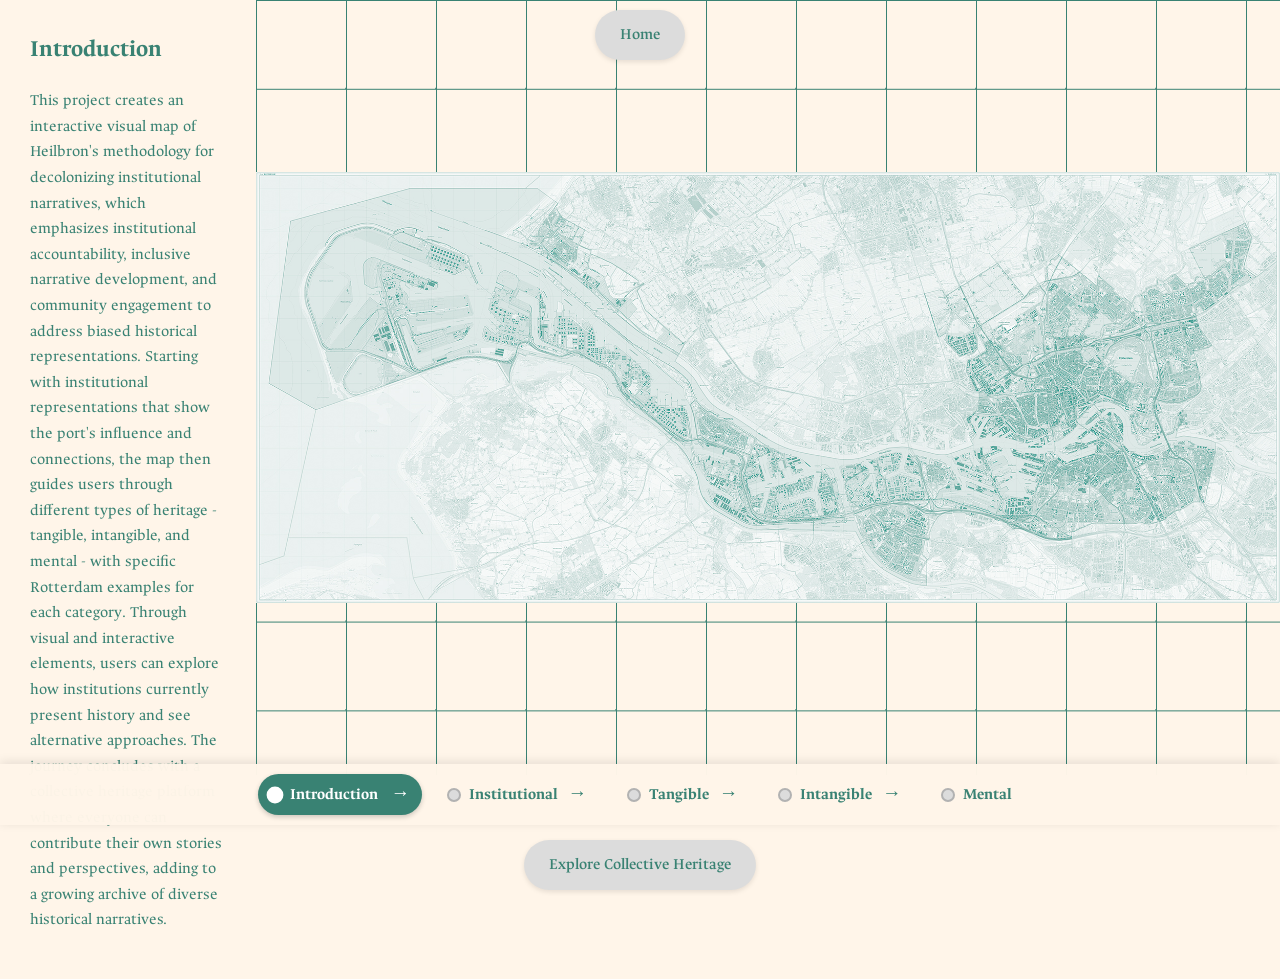
<file: index.html>
<!DOCTYPE html>
<html lang="en">
<head>
  <meta charset="UTF-8" />
  <meta name="viewport" content="width=device-width, initial-scale=1" />
  <title>Interactive Map</title>
  <link rel="stylesheet" href="Map.css" />

  <link rel="stylesheet" href="https://cdnjs.cloudflare.com/ajax/libs/font-awesome/6.4.0/css/all.min.css">

 <link rel="preconnect" href="https://fonts.googleapis.com">
 <link rel="preconnect" href="https://fonts.gstatic.com" crossorigin>
 <link href="https://fonts.googleapis.com/css2?family=Ancizar+Serif:ital,wght@0,300..900;1,300..900&display=swap" rel="stylesheet">

</head>
<body>

  <a href="Home.html" class="home-button">Home</a>

  <div class="layout-container">

    <div class="left-container">
    <div class="text-container">

      <div class="text-section" data-category="introduction">
        <h2>Introduction</h2>
        <p>This project creates an interactive visual map of Heilbron's methodology for decolonizing institutional narratives, which emphasizes institutional accountability, inclusive narrative development, and community engagement to address biased historical representations. Starting with institutional representations that show the port's influence and connections, the map then guides users through different types of heritage - tangible, intangible, and mental - with specific Rotterdam examples for each category. Through visual and interactive elements, users can explore how institutions currently present history and see alternative approaches. The journey concludes with a collective heritage platform where everyone can contribute their own stories and perspectives, adding to a growing archive of diverse historical narratives.</p>
      </div>

      <div class="text-section" data-category="institutional">
        <h2>Institutional Representation</h2>
        <p>The Port of Rotterdam shapes historical narratives through its institutions, including museums and heritage departments. These institutions emphasise economic growth and technological advancement while downplaying controversial aspects of the role of colonial history.</p>
      </div>

      <div class="text-section" data-category="tangible">
        <h2>Tangible Heritage</h2>
        <p>This encompasses physical elements of history like monuments and artefacts. In Rotterdam's maritime institutions, tangible heritage largely focuses on items connected to economic elites and colonial "glory," primarily representing white historical perspectives.</p>
      </div>

      <div class="text-section" data-category="intangible">
        <h2>Intangible Heritage</h2>
        <p>This encompasses non-physical elements like stories, traditions, and oral histories. It holds particular importance for descendants of enslaved people and remains vital for marginalised communities whose histories are often absent from traditional institutions.</p>
      </div>

      <div class="text-section" data-category="mental">
        <h2>Mental Heritage</h2>
        <p>Mental heritage encompasses invisible social contexts, structures, and generational trauma that historically oppressed enslaved people and continue to influence modern institutions and systems. It includes the collective memory and psychological impact of historical events that persist in today's society.</p>
      </div>
    </div>
  </div>

    <div class="map-container">
      <div id="map-background"></div>

      <svg xmlns="http://www.w3.org/2000/svg" viewBox="0 0 1920 809.41">

        <g id="Maas_River_Line" data-name="Maas River Line" class="fade-element">
          <g>
            <path class="cls-1-water" d="M1867.02,408.06l4.2-2.75,3.29-.31,7.87,2.52,1.48-.07,8.22,2.93.84,2.19,5.04,1.41,5.34-.8,4.11-2.88,2.21-2.34,3.91-9.03v-22.06l-3.18,4.05-.84,6.73-1.62.07-2.54-3.24-2.54,4.22,3.08,4.7,3.82-3.18.75,1.36-1.49,4.66-5.18,5.99-4.39,2.81-3.76.91-2.97-.71-3.12-3.21-3.75.64-9.71-3.31-9.47.27-5.71,3.58-10.72,5.82-11.74,9.27-.98-1.42-1.08,1.28.57,1.08-3.21,2.4-15.29,4.13-6.39,4.7-2.09-.68-5.01,7.82,3.04,1.62-2.94,8.25-3.01,6.16-5.58,4.83-8.99,3.66.37,2.2-1.73,1.11-.98-.81-2.7.98,1.62,2.03-10.41,8.63-10.34,3.66-6.67-.48-1.22,1.22-20.11,3.17-10.58,3.09-2.68,1.79-5.62,4.64-12.96,1.68-7.5,1.23-.66,3.68-7.11,1.3-2.49.63.46,1.54,2.1-.53.66,1.16-5.53,2.1-1.09-1.89-2.35-.18-3.5,2.7-8.79,5.4-1.05,1.43-2.04-.38-1.47,1.15-1.26-.84-4.1-1.08-1.08.52-1.86-1.22-2.56-3.86.42-1.47-3.05-3.99.35-3.02-2.2-3.36,2.2-1.82-1.33-2.17.56-2.21-1.26-.67-1.01,1.47-5.26,1.13-2.59-21.52,3.85-8.33-1.33-.7-2.52,4.66-1.16-.6-2.52-5.5-7.95-11.74-8.24-7.46-20.63-8.83-.81.67-5.01-1.19-3.99.31-.74-4.17.91-3.82,1.37-.61,33.86,12.58.11,1.24,2.58.84-.17,2.19,1.63.56,1.24-4.43-47.52-18.09,1.76,4.39-16.4,8.85-4.3-1.53-1.37,1.72,3.6,2.8-23.85,7.91h-.45c-.28.08-.58.13-.89.13s-.61-.05-.89-.13h-.54l-.16,13.64,1.68,11.76,1.8,2.31-10,15.79-2.31,1.6-2.19-6.8-2.5,1.21,2.38,8.91-10,7.43-.78-.74-1.72.89.62,1.37-16.18,8.05-3.51-.07-12.31-30.96-6.53-1.95-6.94,2.62-5.98,2.49-14.15-3.16-3.28-2.7-14.69-30.98-1.9.85,13.13,28.17.04,2.54-.95,1.27-1.23,20.05-3.45-.8-.58,1.42,4.79,2.68,7.23,1.49.65-2.61-4.28-.88.59-2.13,5.65.14v-1.67l-5.19-.04.06-.3.68-3.73.16-4.57,1.95-3.96.31-.59,14.81,3.64,9.74-4.32,3.81,1.19,4.14-.51,4.3,14,3.23,10.53,1.62,5.28-1.62.74-1.04.47-3.85.51-1.83-7.57-1.49-6.15-3.85.72,1.17,6.63,1.28,7.23-2.61.41-3.58.56-1.34-.02-5.06-.07-6.24-.09-2.88-.32-.18-1.73,9.3-2.91,3.95-1.23-1.19-4.68-2.76.86-22.58,7.06-3.53-.86,1.88-6.99-1.73-.5-2.05,6.91-9.4-2.37-.04-.98-17.81-4.71-.18-1.19,2.19-1.22-.9-1.23-5.22,3.06-4.03-.57-.47-.94,14.47-9.18-3.34-3.74-19.87,12.63-5.12-.11-.36-.97,11.13-7.27-2.67-4.03-18.35,11.81-1.88-1.05.62-4.1,16.77-10.94-1.08-1.7-24.77,15.34-1.54,3.78-12.64,1.87,9.18-23.07,11.23-17.14-6.12-.65-14.16,21.62-.91-.03-2.07-6.81,10.17-15.55-5.27-.55-7.75,11.74h-.97l-1.61-4.9,4.95-7.53-4.65-.55-6.32,8.84,8.93,18.66-1.72.66,3.41,3.7-3.95,5.62-6.9,8.67-1.69,2.38-4.05,1.36-1.53-14.41-2.61.29,1.52,15.04-15.25,4.79-1.02,1.26-5.89,1.72-.85-.96-1.48.19-.36-1.78,2.6-.73-3.62-12.1-1.48-.99-.38,2.81,1.01,10.66.67,4.47-5.06,1.72-1.54-14.79,1.18-.31.03-2.41.21-1.4-.62-1.74-.14-1.71-1.98-5.69-5.2.21-2.51,1.56-19.33-7.61-4.02,8.82,23.71,10,1.28,11.83-1.46,5.3h-7.74l-.59,1.05h-1.98l-.81-1.11-8.8-.82-13.8-4.31-.06-1.63,1.51-.93,1.01.09,1.32-.84-2.3-2.87,2.02-3.93-4.44-2.14-9.6-30.19-6.3,1.99,6.04,18.17-.44,1.26-2.25.72-.44,1.14,1.8,4.89-3.36-1.03-1.07,2.91.62,1.1-.42,1.84,7.97,2.3.62,1.52-.78.81.02,1.35,2.06,1.78-.87.61-22.31-6.27.75-3.38.68-.22.13-1.7-2.33.4-5.46-.02-1.15,1.09-.09,2.65-8.6-.56.03-6.77.68-.86-6.08-22.42-4.96-1.47-.96.59.75,2.73-1.84.54,2.81,11-1.3.51,1.8,10.12.55,1.09,3.73,1.17-.67,3.49-13.47.38-9.83.92-1.51-10.71,9.15-3.9-.75-4.96-25.45,11.47.84,2.47,11.04-4.74.76,2.18.08,9.45-8.27,3.74-.71-.55-2.27,1.22-.29,1.09-.51-.5-3.27-13.36-1.93.59,3.82,13.94-.96.85h-2.48l-5.58,2.63-2.49.22-2.45,1.08-6.79,3.29-3.36,2-18.55,3.88-16.15.76-10.41-.96-2.13-17.52-3.45.48,2.41,16.55-35.59-6.59-.73-6.02-2.57-.32-.8,5.62-24.99-4.74-25.95-7.15-8.76-4.34-3.06-3.78-26.99-17.03-6.35,1.13-46.84-31.9-19.21-10.05-.75,1.15-3.59-1.76-.2-1.83-4.95-2.41,5.76-8.47-2.06-1.05-5.94,8.64-12.2-8.07-11.38-11.96-25.34-39.5-15.87-16.68-21.1-16.59-34.9-21.1-36.88-23.08-25.7-19.66-18.66-15.78-8.27-7.05h-6.48l-11.87-10.4-.19-6.43-55.8-47.65-25.89-17.83-5.3-4.67-.97.8-4-2.37-1.63.17-2.2-1.6.74-1.02-9.85-6.72,3.34-5.66-6.37-3.74-1.89,3-3.6-2.17-1.23,1.8,6.72,3.94.31,1.43-.91.2-.83-1.11-13.06-7.09-28.13-14.4-.8-2.81-31-11.69-6.81-2.83,22.56-14.14,64.85-63.21,33.01-36.99H0v779.7l73.64-37.68,32.32-3.22,28.03,3.68,32.32-17.77,39.82-10.41,16.69,2.75,12.87,8.89,4.29,6.58-19.61-3.06-14.7,9.8-29.1,7.66-1.99,6.74,27.26-2.14,21.9,11.02-5.97,9.04,7.2,16.24,11.48,10.29,189.55-.54-8.56-9.76-13.28-16.74-12.99-14.52-5.95-.96-9.4,5.11-19.09,10.1-11.34,6.22-7.32,7.88-3.88-2.21-2.21-2.49,8.85-11.89,18.12-12.72,11.06-5.67,4.63-20.18-5.06-17.55-10.9-17.82-12.5-22.07-10.9-18.35-10.92-17.79-40.41-56.88-13.31-15.68-4.74-9.88.13-10.01,8.04-16.6,9.88-10.54,6.98-10.94,14.5-21.61,12.25-21.87,4.74-10.67,7.78-2.77,4.34-12.51,6.2-9.23-.93-5.53-1.45-3.82-2.1-2.11v-3.95l-5.11-7.01-24.38-16.25-5.88-7.67-64.66,25.54-81.08,16.78-23.76-60.81-49.98-145.74,23.41-52.08,43.34-53.82,61.71-19.35,49.11,16.49,9.5-6.18,24.84-3.55,19.46,7.55-.68,1.84-10.01-3.51-3.14,7.7,95.85,37.18,21.16,53.85-2.57,2.85-13.77-27.65-4.82-1.53-23.18,12.24-25.29-10.12-5.18.35-18.94-7.17.59-2.24-73.3-29.17-.58,1.64-60.59-23.88-4.12,2.71-2.24-.36.48-2.47-14.36-3.64-11.64,5.53-15.06,16.23-19.06,28.82,6.23.24,16.24,6.82.94,4.24-4.94-1.18-18,1.06-5.41-3.06-9.77,14.59-8.35,33.65,6.82,34.7,11.06,26.24,55.06-78.59-.59-8.71-14.94-9.05.35-3.42,9.89,1.77,9.53,8.7,5.17,43.3-28.7,42.35,1.88,1.06-17.18,24.23,3.06,4.59-2.94,8.24,2.59,2.47,43.53-55.06,2.11.71,27.18-35.06,16.24,12.47,6-7.65-5.65-16.71,3.24-1.49c.31-.22.65-.39,1.04-.48l.31-.14.23-2.83-5.88-1.53-11.41,2.59-13.53-8.23-3.29-30.94,2.47-10.24,6.82-6.7,13.06-2.12,117.41,45.76-.24,13.88-20.47,2.36-46.58-18.47-3.89,5.29,5.65,16.12,5.49-1.83,5.47,10.95-1.68,2,.52,3.05h3.13v1.48l106.37-11.48,3.58,1.58,11.69,37.38-108.87,20.84,2.11,10.53,3.05-.95,5.9,2.11,14.74-2.53,7.05-3.68,32.22-6.53,5.16.32,35.58-7.16,1.37,4.94-21.05,27.38-83.39,29.16-14.53-39.58-1.9.63-6.21-17.59-7.47,2.22,6.1,17.26-3.26.74,20.11,56.01,7.58,5.48,29.37-9.79-2.94-7.79,83.59-28.22,1.16,2.52-14.9,4.84,1.22,3.38.31,6,4-.53.74-5.68,39.89-4.7,44.39,9.74v.02s99.09,22.19,99.09,22.19l14.22,5.63,12.82,9.71,15.23,2.74,12.47,5.73,9.07,6.6,5,5.29,2.1,6.67,11.39,15.81,11.02,6.1,10.66,11.38,11.75,10.08,16.74,12.74,18.28,10.6,15.06,12.75,15.51,13.21,3.84,4.3,7.15,5.77,6.39,3.79,10.43,10.31,11.8,18.19,8.75,17.01,8.01,15.77,3.17,13.84,4.04,19,10.61,18.19,14.42,12.46,41.29,24.08,15.95,8.25,15.82,4.2,26.73-.84,23.24-1.26,25.05,2.8,36.67.42,54.17.42,10.14,2.52-2.69,1.09-7.23.69-5.36-.22-26.34-.26-25.86-.04-26.21-.13-9.84-.17-11.19-2.44-14.11-1.4-14.72,1.05-26.16,1.04-6.36-.65-14.28-3.09-7.19-2.62-29.36-16.78-18.71-11-11.64-7.79-9.29-9.16-6.72-9.97-4.67-10.19-2.35-8.31-2.27-13.01-3.21-10.66-2.23-5.61-2.52-3.12-4.03-3.25-3.04-2.66-1.32-3.59-2.14-3.09-2.92-4.83-.25-2.91-2.87-4.58-3.13-4.54-3.76-5.52-.9-3.81-3.08-3-3.94-3.77-3.43-3.47-9.58-2.82-3.17-2.57-1.8-4.24-4.11-5.65-4.24-4.23-8.56-6.6-4.75-3.81-2.87-3.59-3.72-2.14-1.76-2.01-2.48-2.7-8.31-4.33.43-2.31-5.26-1.71-.47,2.06,3.68.64v1.03l-7.79-1.29-11.05-.64-3.16-.13-3.34.6-2.91-.26-4.5-1.2-4.92-1.66,2.81-4.11-1.29-.64-2.65,3.89-.98-.3.27-1.69-1.77-3.26-3.07-6.65-.57-6.47.86-6.46-.76-2.06,1.29-.91-.62-1.77-1.63-2.68-1.49-.48.43-1.72-10.86-2.45-10.25-2.06-4.74-2.58-4.79-6.51-9.58-10.11-7.99-6.7-9.2-5.75-3.25-3.87-4.31-4.98-3.88-1.68-4.21-.05-3.93-6.03.43-1.92-.48-2.82-7.71-3.98-19.49-4.98-24.18-5.79-4.83.91-.96-1.77-3.69-2.01-4.31-1.06-3.64,1.87-2.25-1.48-3.97-.19v2.53l3.26-.14,2.53,1.39,3.64-2.25,4.5.72,3.07,3.59-5.94,1.96-2.92.24-5.7-2.49-6.46-2.54-9.63-4.83-9-4.84-10.01-4.69-.67,2.54,7.86,3.35,13.07,6.94,16.18,7.71-3.25,2.49-4.31,1.05-13.74-2.63-7.67-.91-7.94-2.97-3.31-2.68-2.68,1.87-2.44,4.88-4.25,10.39,1.3,4.95v4.14l-4.02,2v2.95l1.77,7.68,4.65-.41-.23-2.24,6.9-.2,6-.47,1.67-.77,2.24.67,2.18-1.24,3.22,1.01,4.62-1.75,11.56-1.91,4.32-2.04,2.84.4,3.49-2.17,4.35-1.81,5.29-1.41,3.19-3.15,1.07-3.62,5.69-.13,19.6.27,8.81-.57,3.11-1.91,7.87,1.27,2.68,2.68.77,4.46,2.85,3.65,4.45,5.96,11.96,7.1,3.62,2.95,8.94,8.14,10.59,9.41,6.29,6.26,5.43,4.19,4.56,3.38h3.92l2.74,1.24,2.15,5.09.4,5.93,4.42,7.41,3.42,6.13,4.92,5.92,5.89,5.56,5.5,5.97,7.23,6.26.24,1.38-2.56.16-1.82,3.31,1.1,2.36,5.68.27,3.85-2.17,9.18,6.47,7.05,3.09,8.03,2.78,11.28-.15,6.59.42,7.24,3.05,6.75,3.96,4.22,4.95,3.55,5.26,2.74,5.56,5.68,9.03,6.13,8.42,5.41,6.74,4.8,5.61,3.43,2.74,4.5,2.4,3.73,3.62,4.76,4.84,4.8,3.5,6.75,5.49,3.27,3.77,2.56,12,1.25,7.09,2.37,8.61,4.15,8.84,5.41,8.15,2.55,4.76,6.94,6.9,7.58,4.88,10.97,6.17,16.04,9.64,10.48,6.21,16.42,9.71,12.15,4.19,16.2,2.71,9.71-.34,33.19-1.76,7.35.31,13.83,2.51,18.55.73,25.26.3,14.06.31,6.75,3.42,7.97,3.55,14.12.76,20.1-.27,8.09.27,3.17,1.54,9.16,8,5.11,7.73,3.41,8.41,6.42,11.45,17.24,19.75,5.97,5.33,6.75,3.53,4.17,3.46,6.87,2.1-1.12,2.14,5.93,5.48,3.23-.11,3.34-1.62,17.64,8.38,13.26,4.77-.87,3.71,3.42,1.99,7.51,2.29,2.89-2.55-.22-1.35,1.8-.87,15.47,1.96,15.88.22,4.2-.04.87,1.28,24.03-1.69,10.02-1.54,14.98-2.06,13.7,1.91,19.98,9.61,2.4.49,6.8,4.39,5.22,5.11,7.5,3.03h27.14l-7.97-4.38-6.96-5.7-14.07-11.08-3.65-2.53v-2.85l-4.51-1.33,1.33-2.78v-5.84l-5.84-2.19,1.59,8.03-1.99,3.05,1.46,2.45-.53,2.33-2.19,1.06-3.72-2.26-11.81-6.1-12.54-3.65-14.06-1v-3.38l-4.25-.2-2.99,1.06-1.52-.6-5.18.07.33,2.65-8.99,1.2h-4.95l-4.94,1.2-4.35,2.1h-18.44l-14.99-1.05-17.09-3-14.39-4.49-24.73-11.99-17.24-10.35-15.74-14.24-19.63-29.53-10.8-15.89-5.32-11.62-5.47-16.04-3.36-13.3.22-3.28-.7.22-3.52-2.73-1.09-4.08,2.36-.36-.39-1.67-2.42.41-1.1-3.29-.09-4.27-2.21-3.36-.92-2.87-3.8-8.34-2.86-16.07v-5.99l-1.96-7.78-3.64-6.89-3.86-14.94.45-2.41,1.85-1.23.82.66.81-2.2,21.15-1.24.22.54,4.68-1.05,10.1-1.47,13.39,8.83.39,1.58,1.83-.05.02,1.38-1.53.04,1.45,8.68.35,4.04-6,8.16,1.28.89-8.46,11.77,4.64,4.42,10.74-14.75,2.36.47,2.54,16.45,1.02-.13.92,6.18-1.03.13,1.1,5.82,1.71-.13-.68-3.88,6.05-.84-1.18-7.07-1.23.13-.66-4.09,1.36-.1-.65-3.56-1.55.1-.91-6.31,1.39.03-3.04-19.13-1.6.14-.45-3.72,1.37-.19-1.99-11.5-9.02-6.07-.02-1.05,10.71-4.11-.34-.84,1.39-.53.32.77,3.4-1.79,14.12-5.73,11.31-2.94,11.55-1.62,9.56-.03,1.73,4.17-7.81,27.46-24.19,11.48,1.39,7.36,23.37-10.97.64,1.09,18.31,5.05.57-1.4,1.25.38-.55,1.37,19.44,5.73,1.03,6.1,2.77-.4-2.61-13.64-27.22-8.08-2.85-7.81,2.89-10-1.17-.3,1.67-5.48,1.16.33,1.66-6.52,3.72-4.58,6.35,6.48,2.96-2.09,2.46-1.57,19,5.2,2.07.19-.53,2.32-.77.65-12.52-3.38-1.35.8-.24,1.16,2.61,5.19,14.95,3.68,1.62-.75,1.31-6.05.94-2.11,11.03,1.74,9.84,3.49,18.01,10.22-4.42,12.96,2.74,5.55,10.28,1.49,2.62,6.67,1.12-.5,7.17,11.72.68,6.67-36.58,4.3.87,7.54,29.85-3.43,25.99,9.72,1.22-.66-4.24-8.16.34-1.14,38.33,14.25,3.39-9.2-49.33-18.2-2.14-4.43,1.59-.83-2.08-4.01,1.25-3.46,51.41,19.23,2-5.6-7.22-2.84.33-.82-57.28-21.03-6.09-11.83,1.17-3.51,46.68,17.45,1.28-3.75-53.43-19.36-5.53-10.66,11.66-4.09,6.02,11.9,19.57,7.24.98-2.85-5.42-10.76-10.36,3.88-2.44-.9-4.85-9.43,17.08-6.49,2.19,4.92-1.3,4.64,9.6,18.78,2,.75,13.87-6.97-1.16-1.71-4.69,1.82-8.62-13.75-1.82-.77-1.22-12.26,16.24-3.79,1.39,13.18,7.23-1.78,1.38-2.18,1.09-.02.6,1.33,3.44-1.07-1.23-11.87,12.62-.74,5.69,1.06,1.43,2.4-5.83.94.36,3.58,7.89-2.27,1.79,3.2-30.03,13.53,3.37,6.33,13.53-6.68,14.21-4.56,5.48,7.07,3.94,7.88-28.6,14.33-1.02,1.42,3.25,5.88,29.39-14.44,3.77,8.11-22.37,11.3-4-1.31-3.77,1.99,4.63,9.31,24.08-12.39,2.06.29,1.03.85.34,1.6-.97,1.26-24.15,12.33,3.31,6.9,9.88-4.45,4.11,7.53-9.76,5.37,1.2,1.37,1.2-.4,6.22,3.2.4,1.08,28.19,5.25,1.03-4.05,11.93,2.57-.57,3.25,2.8-1.14,2.62-7.59-5.48-1.54-.3,1-6-1.92-4.49-11.56,18.44,5.6,1.27-.87,4.61-13.08-27.25-7.92.43-1.4,22.59,6.67,2.92-7.55-33.8-9.82-1.61-4.28,8.1,2.56,1.01-3.16-2.44-.89,1.19-2.8,34.28,10.42,1.78-4.52-33.32-10,2.02-6.37,20.35,6.07.41-1.4,13.19,4.21,1.49-4.16-56.81-16.8-5.78-14.48,14.23,3.77,6.29,2.1-.83.91-7.21-1.93-.62,2.2,13.82,3.98.03,1.67,1.69.05.6-4.36,24.83,2.86-.59,6.83,3.7,1.21.4-8.82h6.6l-.13,8.68,2.62.07.52-9.45,9.15-1.13,5.2-1.34,1.63.98.53,2.49,3.74-.09,16.5,14.38,1.1-.61,1.75,1.63,1.46-.25.33.9,51.68-17.06,1.26-4.12,1.55-9.69-.94-1.1-53.67,17.8-16.7-6.97.04-2.07,3.87-1.63,9.61,3.78.9-2.28-5.26-2.89.61-1.38,13.65-8.11,5.25-.12.69.9,1.35-.25,2.2-2.85,2.8.32,5.48.64,8.98,1.04,22.44-7.21.7-3.99-10.92-7.66-.89,1.1-2.33-1.47-17.75,13.32-1.06-1.42-2.81,1.99-3.42-4.31,19.42-15.36,8.64-5.62.98,1.02,1.58-1.18,13.93,10.38,1.71-2.4-14.58-10.22,4.93-4.16,26.23,18.82,1.34-1.91-1.59-1.8-24.43-17.14,22.85-19.96,5.09-.16.24,6.35,1.63,9.04,2.4,6.23,2.04-.69-2.53-6.11-.93-8.71.77-.53-.16-4.28,3.13,1.47,9.21,9.41-2,1.95.78.82,2.4-1.31,3.5,6.84,1.79,9.78-.57,7.74-1.5.4,1.87,4.48-.94,1.88-11.73-17.51-1.95,1.09,13.76,21.63,1.14,3.71-1.26,1.71.37,2.6-.49,1.51.78,1.28,2.56,3.36.71-.41,2.26,2.82-.71.68,6.7,5.78,11.44,5.23,12.49,4.7,10.39.27,16.62-3.04,5.26-1.44,1.56.33,2.22,3.95v3.08l2.35-.25.37-6.82-1.32-1.44.25-1.61,8.02-3.41,6.99-4.03,1.07.82,1.19-1.19-.78-1.27,2.26-2.92,1.15-2.18,1.36-.87-.53-2.51,2.38-.53.49,2.34,3.54-.65-.53-2.55,15.05-2.1.86,4.52.21,4.48,6.45.99-.16-8.72-5.26-.45.12-1.36,6.13.54,10.57,5.88,6.08,2.34,12.96,2.1,11.84-1.36v1.44l-7.23.96-.25,2.29,7.69-.52.32,2.35,7.43.16v-5.5h3.99l5.21,2.01,4.93,4.2,4.2,3.84-.4.84,3.67,4.63,1.59.29.29,1.64.89-.12,1.81,6.68h1.46l1.76,3.15-.66.72,8.08,8.16,6.58,3.43,3.81,1.91,2.69.79,1.46-.59,10.55,3.08,17.56,4.83-.42,2.57,6.4.5.61-1.7,6.11,1.89,3.3,1.11,4.01,1.54,15.47,6.11v-25.71l-10.82-5.55-5.03-2.46-4.86-.47h-5.16l-5.03-3.22-.36-.82-10.36-5.56-18.53-10.86-7.63-6.3-6.58-5.36-3.62-3.82,1.31-4.99,5.51-3-.55-2.76-4.58,2.31-1.21-1.86-2.61-1.93-5.45-7.3-1.92,1.14-5.53-7.66-15.41-21.63,3.62-4.4,1.22-2.55-.05-1.94.89-2.72,3.44-8.28,2.4-5.05,3.87-3.64,1.98,3.11,1.84-.97-1.61-2.6,8.82-2.11,5.07-2.04,4.86-3.44,4.51-4.13,7.8-5.17,1.07,1.33,1.48-.97-.51-1.58,9.24-5.2,1.97,1.94ZM1448.14,479.24l-.72,2.25-1.83,3.07-.11.22-.41,4.71-1.49,5.35h-.99l.94-17.89,1.41-2.38,3.31,4.45-.11.22ZM414.05,169.55l1.59-.89,6.76,7.64,2.31,15.1h-2.31l-8.35-21.85ZM827.22,555.91h-1.14l-7.47-22.68-4.31-22.15-5.76-1.27-5.96,1.4.41,4.1-8.3-8.25-79.93-64.8-3.65,1.01-20.79-19.27-17.13-22.8,3.78-1.26-9.7-20.4-13.72-11.59-17.64-7.05-22.8-13.1-1.51,2.27-30.35-13.35-36.02-14.99-10.46-5.8-5.92-9.82-1.01-12.34v-20.03l2.9-2.39-.38-31.74-37.03-18.02-6.92,14.62,26.82,13.72,3.66,6.05-.38,50.63,3.9,5.92-.12,7.31,5.04,5.04,26.95,5.54,38.16,16.37v1.77l-4.15.75-7.43,2.02-149.51-33.89-5.67-9.57,4.79-18.39,1.38-.5,10.21,11.34h3.65l4.78,5.03,8.44-7.05-5.66-6.55,8.81-7.68-24.94-26.7,4.88-18.33,3.97-7,2.81-.28,1.93-6.67-2.31-.39,2.15-9.59,11.91,5.73,3.09-6.89-13.35-6.17,5.02-15.77,7.33-6.01,5.35-2.21.99,1.55,19.3,8.82,1.87,4.91,43.29,20.42-6,12.51,1.45.7,3.54-5.94,3.29,2.59,3.22,15.68,4.62,6.51-1.96,16.87-2.97,6.07v11.44h9.86v23.65h10.53v-34.8l3.67-2.89v-12.64l3.2-2.81v-13.82l1.05-.41,7.27,3.81,2.16,4.28v21.41h14.68l18.84,15.24v-12.78l2.47-.47,3.86,3.31.16,1.18,5.43,3.54,9.54,7.68,5.09,18.48v20.85h12.79l1.31-1.41h4.5v3.86l2.45,2.39h5.46v2.68h9.15v-10.84l1.63-.64,36.89,31.1v.92h-4.49v4.53h11.37l4.81,4.22v2.78l18.49,15.56v12.78l-11.35,13.83,3.76,2.93,7.21-8.19v15.11h12.86v17.81l2.48,2.18h12.85l2.03,1.73h23.23l5.86-4.28,7.67,11.35,4.73,16.98,6.62,42.92,1.73,11.43,2.33,6.61,1.22,4.63.09,1.92,1.25-.08,2.86,16.81-1.43.37.49,5.19ZM1116.3,679.74l2.76.78,2.42,3.8-1.38,1.52-2.38-1.73h-37.67l-4.75-.32-5.52-2.12-3.21-2.44,26.07.21,4.76-.65v-.69h3.85v.86l2.59.78h12.46ZM1096.92,612.6l9.37,32.88-2.81,4.64,3.54-.48,1.43,4.12-1.05,2.87-3.73,2.49-24.51-.19-19.24,1.91v1.49l-14.91-.19.03-1.52,3.2.06v-2.31l-98.36,5.39h-19.34l-13.1-3.85-47.51-27.31-10.87-7.53-5.74-7.96-8.73-21.49,4.97-1.02,20.63,12.32,2.05-.43,19.18,11.13,4.28-7.03-9.07-5.39-.75.54-3.46-2.11v-.82l-18.45-10.81-.75,1-13.27-8.14.78-2.24-3.28-2.79-.75.86-3.21-2.82.75-.82-12.11-20.73-1.52-6.24-.95.03-2.79-16.65,2.47-.12,1.45,8.61,4.83-.5-.38-4.64,12.17-3.89,40.2,12.8,2.76-8.47-49.42-16.37-.44,1.25-3.83-1.63,1.07-.87-9.59-11.04-2.05-18.18-5.53-31.38-7.11-23.09-10.65-16.39-.99-13.22-143.68-120.19-2.91-.41-15.6-13.56h-1.97l-2.37-2.1-.55-1.97-1.76-1.29h-1.36l-2.1-2.1v-1.63l-51.14-42.87-3.21,3.65,9.9,8.51-.91.8-18.45-15.56-18.11-19.51-10.28-14.76,1.23-2.02,2.46.44,5.36,3.95,85.16,74,7.56-.26,12.04,10.54.7,6.77,55.02,45.7,54.31,32.17,29.36,18.72,21.7,21.44,12.13,28.65,10.9,13.27,13.36,10.99,6.24-.35,11.42,7.03,2.02-.18,1.23.97-1.23,5.27,7.83.97,39.98,23.73,20.32,13.75,10.92,8.68,20.13,11.17h2.06l17.88,9.82,3.57-.95.6,1.42,18.31,5.88,2.82-.8,16.43,9.34,11.51,9.6-1.05,1.33-9.91-8.17-.47.44-1.02-.85-17.22,5.35,2.4,7.7,9.52-2.84.58,2.04,1.54-.58,1.94,5.68-21.72,6.79-4.97-15.53-9.16,2.89-4.81-15.62-7.81,2.21,4.75,15.76,3.39.77,4.39,13.75-5.13,1.65-3.78-12.17-1.68-1.1-6.57,1.9-1.08,1.6,3.4,10.68-1.36.5-1.65-5.02-6.82,2.15-.28-1.21-1.38.38-8.32-26.9,1.41-.49-.21-1.33.78-7.15.05-5.53,4.83-1.44-.5-2.01-5.01,1.49-6.15,2.82-10.06,2.95,13.85,44.48-6.51,2.04-2.11-.08-.22-.89-23.67,7.08,2.94,9.69,16.49-4.95.45,1.3-16.58,4.92,3.09,9.68,3.21-.97,3.04,1,1.51-.48.64-2.31,13.68-4.24,1.05.95-4.46,18.32-.67.46-.88,3.34.36.95-3.72,13.95,7.7,2.11,1.63-1.02,8.88-32.92-1.82-.54,2.39-9.79,1.78.34,1.22-4.82,30.2-9.38,1.28,4.01,18.26-5.55.91-4.59,30.02-9.49.68.78-5.48,28.02-43.08,13.27,3.25,10.61,10.24-2.9.61-1.01,24.84-7.53,10.07,5.07,7.74,29.34,1.97-.42.56,1.76,7.74-1.62-11.68-43.42,6.76-33.76.66-8.23,1.17-.1.56,6.02,4.52.03,1.77-.74-3.58-5.79,1.05-.58,11.87,19,8.37-2.23,3.37,10.91,2.86,15.35,4.62,12.23ZM1541.89,443.95l.26-.13,16.14-5.03.98,1.1-10.63,10.67-6.36,5.07v-1.99l5.5-4.58-.79-1.47-5.1,2.75v-1.83l4.64-2.54-.67-1.46-2.81.84-1.16.21-.39.07-.24-1.35.63-.33ZM1549.76,458.04l-3.11,3.3-3.48,5.23-1.62-2.94-.58-3.63,6.35-6.32c.28-.57,14.97-14.92,14.97-14.92l1.53-.21,5.75-6.17,15.42-8.36,1.67,3.61-.17,4.15-13.53,4.17-7.76,5.66-12.26,13.04-3.18,3.39ZM1566.4,470.86l-9.96,5.69-3.09-2.41,3.34-5.93,22.17-21.63,15.4-2.85,1.22,1.57-29.08,25.56ZM1710.58,517.99l-8.07,3.86-11.52,4.83-9.18,2.04-6.43,1.24-4.61.66-1.28-4.43,15.38-6.16,26.46-10.29,3.33.71.57,3.59-4.65,3.95ZM1835.87,514.83l2.02-2.78,6.13,4.56,8.52,6.4,7.09,4.66,9.08,4.62,3.66,2.23-3.46,6.54,6.99,1.27.62,4.83,1.64,3.59,1.3.52-1.51-5-.41-4.01,12.02,3.56,3.19.82,2.19-.37,4.8,3.04.82-.78,3.25,1.09-1.44,1.89-1.61.3-1.74,5.69,3.15,1.03,1.5-4.63-.13-1.33,1.37-1.61.92,1.03.17,1.26,4.87,3.36-1.68.17-2.19-1.16-1.27,1.88.79,1.64,2.8,1.06v1.13l-7.63-1.64-7.19-2.12-5.35-1.51-.27,1.37-.96-.44-1.06-2.23-8.8-2.3-11.58-4.14-16.88-11.3-7.77-6.88,1.91-1.75-.44-2.88-5.14-7.6-9.66-4.49.79-1.47-1.99-2.43.14-.68,4.18,3.01,3.15,1.85,1.1,1.13ZM1808.7,469.67l4.6,5.51-.73.59,4.72,5.31,2.23,1.9,3.14,3.8,2.55,4.84,2.11,2.42,1.04-.7,1.94,2.36,4.14,2.08.96,1.35-1.64,3.01-.28,2.98-1.88-.39-1.32-1.44-5.88-1.63-2.28-.05-3.8-1.75.03,2.45-3.43.62-7.03.48.05,1.77-8.83-3.69-.9-1.23-3.29-.17-4.36-2.98-2.08,1.35-1.4-.37-1.66-2.9-2.45,1.24-20.03-4.86-4.05-.48,1.32-1.97,2.28-.62,2.42.53,5.32-2.81.76.2,3.57-1.91-1.72-2.84,6.64-3.58,7.9-8.69,4.39-2.61,10.64-6.31,6.29,9.19Z"/>
            <polygon class="cls-1-water" points="167.75 385.61 172.95 407.53 192.47 413.75 232.52 396.4 233.82 358.37 198.25 344.49 167.75 385.61"/>
            <polygon class="cls-1-water" points="459.24 371.78 454.26 364.48 448.22 362.65 444.5 359.85 437.48 357.39 431.16 355.21 424 355.84 420.91 356.83 408.56 355.63 403.99 354.16 395.36 354.23 385.32 356.9 380.33 355.91 372.75 358.37 358.92 363.29 350.36 367.36 346.57 367.78 329.01 373.68 325.71 376.77 323.96 380.91 321.85 384.35 319.82 380.91 317.36 380.91 317.43 382.52 316.24 385.61 322 391.31 328.81 396.37 335.8 403.01 343.65 409.82 350.29 412.61 355.53 411.21 361.12 414.88 372.47 419.42 376.4 419.73 381.04 418.05 384.9 416.08 387.49 412.71 389.88 407.8 390.23 403.09 392.55 394.6 397.39 389.05 404.06 384.77 411.78 381.54 416.84 380.49 420.21 383.65 430.67 387.79 439.8 389.82 448.92 388.56 453.14 386.79 453.28 383.15 459.73 383.01 462.33 382.1 459.1 376.69 459.24 371.78"/>
          </g>
        </g>
        <g id="Port_lines" data-name="Port lines" class="fade-element">
          <polyline class="cls-3" points="826.11 490.41 828.16 508.59 837.75 519.63 836.68 520.5 840.51 522.13 840.95 520.88 890.37 537.25 887.61 545.72 847.41 532.92 835.24 536.81 835.62 541.45 830.79 541.95 829.34 533.34 826.87 533.46 829.66 550.11 830.61 550.08 832.13 556.32 844.24 577.05 843.49 577.87 846.7 580.69 847.45 579.83 850.73 582.62 849.95 584.86 863.22 593 863.97 592 882.42 602.81 882.42 603.63 885.88 605.74 886.63 605.2 895.7 610.59 891.42 617.62 872.24 606.5 870.19 606.92 849.56 594.6 844.59 595.62 853.32 617.11 859.06 625.07 869.93 632.6 917.44 659.91 930.54 663.76 949.88 663.76 1048.24 658.37 1048.24 660.68 1045.04 660.62 1045.01 662.14 1059.92 662.33 1059.92 660.84 1079.16 658.93 1103.67 659.12 1107.4 656.63 1108.45 653.76 1107.02 649.64 1103.48 650.12 1106.29 645.48 1096.92 612.6 1092.3 600.37 1089.44 585.02 1086.07 574.11 1077.7 576.34 1065.83 557.34 1064.78 557.92 1068.36 563.71 1066.59 564.45 1062.07 564.42 1061.51 558.4 1060.34 558.51 1059.68 566.73 1052.92 600.49 1064.6 643.91 1056.86 645.53 1056.3 643.77 1054.33 644.19 1046.59 614.85 1036.52 609.78 1011.68 617.31 1011.07 618.32 1000.83 621.22 997.58 610.61 1040.66 597.34 1046.14 569.32 1045.46 568.54 1015.44 578.03 1014.53 582.62 996.27 588.17 994.99 584.16 964.79 593.54 963.57 598.36 961.79 598.02 959.4 607.82 961.22 608.35 952.34 641.27 950.71 642.29 943.01 640.18 946.73 626.23 946.37 625.28 947.25 621.94 947.92 621.48 952.38 603.16 951.33 602.21 937.65 606.45 937.01 608.76 935.5 609.24 932.46 608.24 929.25 609.21 926.16 599.53 942.74 594.61 942.29 593.31 925.8 598.26 922.86 588.57 946.53 581.49 946.75 582.38 948.86 582.46 955.37 580.42 941.52 535.94 951.58 532.99 957.73 530.17 962.74 528.68 963.24 530.69 958.41 532.13 958.36 537.66 957.58 544.81 957.79 546.14 956.38 546.63 964.7 573.53 966.08 573.15 966.36 574.36 973.18 572.21 974.83 577.23 976.19 576.73 972.79 566.05 973.87 564.45 980.44 562.55 982.12 563.65 985.9 575.82 991.03 574.17 986.64 560.42 983.25 559.65 978.5 543.89 986.31 541.68 991.12 557.3 1000.28 554.41 1005.25 569.94 1026.97 563.15 1025.03 557.47 1023.49 558.05 1022.91 556.01 1013.39 558.85 1010.99 551.15 1028.21 545.8 1029.23 546.65 1029.7 546.21 1039.61 554.38 1040.66 553.05 1029.15 543.45 1012.72 534.11 1009.9 534.91 991.59 529.03 990.99 527.61 987.42 528.56 969.54 518.74 967.48 518.74 947.35 507.57 936.43 498.89"/>
          <polyline class="cls-3" points="1234.4 532.53 1231.44 534.62 1225.09 528.14 1221.37 532.72 1219.71 539.24 1218.55 538.91 1216.88 544.39 1218.05 544.69 1215.16 554.69 1218.01 562.5 1245.23 570.58 1247.84 584.22 1245.07 584.62 1244.04 578.52 1224.6 572.79 1225.15 571.42 1223.9 571.04 1223.33 572.44 1205.02 567.39 1204.38 566.3 1181.01 577.27 1179.62 569.91 1203.81 558.43 1211.62 530.97 1209.89 526.8 1200.33 526.83 1188.78 528.45 1177.47 531.39 1163.35 537.12 1159.95 538.91 1159.63 538.15 1158.24 538.67 1158.58 539.51 1147.87 543.62 1147.89 544.67 1156.91 550.74 1158.9 562.24 1157.53 562.43 1157.98 566.15 1159.58 566.01 1162.62 585.14 1161.23 585.11 1162.14 591.42 1163.69 591.32 1164.34 594.88 1162.98 594.98 1163.64 599.07 1164.87 598.94 1166.05 606.01 1160 606.85 1160.68 610.73 1158.97 610.86 1157.87 605.04 1158.9 604.91 1157.98 598.73 1156.96 598.86 1154.42 582.41 1152.06 581.94 1141.32 596.69 1136.68 592.27 1145.14 580.5 1143.86 579.61 1149.86 571.45 1149.51 567.41 1148.06 558.73 1149.59 558.69 1149.57 557.31 1147.74 557.36 1147.35 555.78 1133.96 546.95 1123.86 548.42 1119.18 549.47 1118.96 548.93 1097.81 550.17 1097 552.37 1096.18 551.71 1094.33 552.94 1093.88 555.35 1097.74 570.29 1101.38 577.18 1103.34 584.96 1103.34 590.95 1106.2 607.02 1110 615.36 1110.92 618.23 1113.13 621.59 1113.22 625.86 1114.32 629.15 1116.74 628.74 1117.13 630.42 1114.77 630.77 1115.86 634.85 1119.38 637.58 1170.72 621.46 1256.19 615.13"/>
          <polyline class="cls-3" points="1387.27 645.54 1287.72 613.32 1256.19 615.13"/>
          <polyline class="cls-3" points="1234.4 532.53 1236.86 530.96 1255.86 536.16 1257.93 536.35 1257.4 538.67 1256.63 539.32 1244.11 535.94 1242.76 536.74 1242.52 537.9 1245.13 543.09 1260.08 546.77 1261.7 546.02 1263.01 539.98 1263.95 537.86 1274.98 539.6 1284.82 543.09 1302.83 553.31 1298.41 566.27 1301.15 571.82 1311.43 573.31 1314.05 579.98 1315.17 579.48 1322.34 591.2 1323.02 597.87 1286.44 602.17 1287.31 609.71 1317.16 606.28 1343.15 616 1344.37 615.34 1340.13 607.18 1340.47 606.04 1378.8 620.29 1382.19 611.09 1332.86 592.89 1330.72 588.46 1332.31 587.63 1330.23 583.62 1331.48 580.16 1382.89 599.39 1384.89 593.79 1377.67 590.95 1378 590.13 1320.72 569.1 1314.63 557.27 1315.8 553.76 1362.48 571.21 1363.76 567.46 1310.33 548.1 1304.8 537.44 1316.46 533.35 1322.48 545.25 1342.05 552.49 1343.03 549.64 1337.61 538.88 1327.25 542.76 1324.81 541.86 1319.96 532.43 1337.04 525.94 1339.23 530.86 1337.93 535.5 1347.53 554.28 1349.53 555.03"/>
          <polyline class="cls-3" points="1455.96 646.31 1405.06 650.97 1387.27 645.54"/>
          <polyline class="cls-3" points="1349.53 555.03 1363.4 548.06 1362.24 546.35 1357.55 548.17 1348.93 534.42 1347.11 533.65 1345.89 521.39 1362.13 517.6 1363.52 530.78 1370.75 529 1372.13 526.82 1373.22 526.8 1373.82 528.13 1377.26 527.06 1376.03 515.19 1388.65 514.45 1394.34 515.51 1395.77 517.91 1389.94 518.85 1390.3 522.43 1398.19 520.16 1399.98 523.36 1369.95 536.89 1373.32 543.22 1386.85 536.54 1401.06 531.98 1406.54 539.05 1410.48 546.93 1381.88 561.26 1380.86 562.68 1384.11 568.56 1413.5 554.12 1417.27 562.23 1394.9 573.53 1390.9 572.22 1387.13 574.21 1391.76 583.52 1415.84 571.13 1417.9 571.42 1418.93 572.27 1419.27 573.87 1418.3 575.13 1394.15 587.46 1397.46 594.36 1407.34 589.91 1411.45 597.44 1401.69 602.81 1402.89 604.18 1404.09 603.78 1410.31 606.98 1410.71 608.06 1438.9 613.31 1439.93 609.26 1451.86 611.83 1451.29 615.08 1454.09 613.94 1456.71 606.35 1451.23 604.81 1450.93 605.81 1444.93 603.89 1440.44 592.33 1458.88 597.93 1460.15 597.06 1464.76 583.98 1437.51 576.06 1437.94 574.66 1460.53 581.33 1463.45 573.78 1429.65 563.96 1428.04 559.68 1436.14 562.24 1437.15 559.08 1434.71 558.19 1435.9 555.39 1470.18 565.81 1471.96 561.29 1438.64 551.29 1440.66 544.92 1461.01 550.99 1461.42 549.59 1474.61 553.8 1476.1 549.64 1419.29 532.84 1413.51 518.36 1427.74 522.13 1434.03 524.23 1433.2 525.14 1425.99 523.21 1425.37 525.41 1439.19 529.39 1439.22 531.06 1440.91 531.11 1441.51 526.76 1466.34 529.61 1465.75 536.44 1469.45 537.65 1469.85 528.83 1476.45 528.83 1476.32 537.51 1478.94 537.58"/>
          <polyline class="cls-3" points="1470.07 477.05 1464.09 479.54 1449.94 476.38 1446.66 473.68 1430.38 439.35 1429.95 435.75 1421.02 424.28 1416.55 422.23 1413.1 416.9"/>
          <polygon class="cls-3" points="1491.28 509.84 1489.66 510.58 1488.62 511.05 1484.77 511.56 1482.94 503.99 1481.45 497.84 1477.6 498.56 1478.77 505.19 1480.05 512.42 1477.44 512.83 1473.86 513.39 1472.52 513.37 1467.46 513.3 1461.22 513.21 1458.34 512.89 1458.16 511.16 1467.46 508.25 1471.41 507.02 1470.22 502.34 1467.46 503.2 1444.88 510.26 1441.35 509.4 1443.23 502.41 1441.5 501.91 1439.45 508.82 1430.05 506.45 1430.01 505.47 1412.2 500.76 1412.02 499.57 1414.21 498.35 1413.31 497.12 1408.09 500.18 1404.06 499.61 1403.59 498.67 1418.06 489.49 1414.72 485.75 1394.85 498.38 1389.73 498.27 1389.37 497.3 1400.5 490.03 1397.83 486 1379.48 497.81 1377.6 496.76 1378.22 492.66 1394.99 481.72 1393.91 480.02 1369.14 495.36 1367.6 499.14 1354.96 501.01 1364.14 477.94 1375.37 460.8 1369.25 460.15 1355.09 481.77 1354.18 481.74 1352.11 474.93 1362.28 459.38 1357.01 458.83 1349.26 470.57 1348.29 470.57 1346.68 465.67 1351.63 458.14 1346.98 457.59 1340.66 466.43 1349.59 485.09 1347.87 485.75 1351.28 489.45 1347.33 495.07 1332.49 461.62 1350.14 452.49 1356.02 423.07 1410.81 417.1 1414.29 422.98 1428.49 440.16 1430.07 443.55 1443.2 471.72 1443.24 474.26 1442.29 475.53 1441.06 495.58 1437.61 494.78 1437.03 496.2 1441.82 498.88 1449.05 500.37 1449.7 497.76 1445.42 496.88 1446.01 494.75 1451.66 494.89 1451.66 493.22 1446.47 493.18 1447.16 490.6 1447.21 489.15 1447.37 484.58 1447.38 484.28 1449.32 480.62 1449.63 480.03 1464.44 483.67 1474.18 479.35 1477.99 480.54 1482.13 480.03 1486.43 494.03 1489.66 504.56 1491.28 509.84"/>
          <polygon class="cls-3" points="1445.07 489.49 1445.48 484.78 1448.25 479.02 1444.94 474.57 1443.53 476.95 1442.59 494.84 1443.58 494.84 1445.07 489.49"/>
          <polyline class="cls-3" points="1582.05 417.85 1583.81 422.24 1567.41 431.09 1563.11 429.56 1561.74 431.28 1565.34 434.08 1541.49 441.99 1538.72 441.99 1538.56 455.63 1540.24 467.39 1542.04 469.7 1532.04 485.49 1529.73 487.09 1527.54 480.29 1525.04 481.5 1527.42 490.41 1517.42 497.84 1516.64 497.1 1514.92 497.99 1515.54 499.36 1499.36 507.41 1495.85 507.34 1483.54 476.38 1477.01 474.43 1470.07 477.05"/>
          <polygon class="cls-3" points="1584.99 424.02 1586.66 427.63 1586.49 431.78 1572.96 435.95 1565.2 441.61 1546.65 461.34 1543.17 466.57 1541.55 463.63 1540.97 460 1562.29 438.76 1563.82 438.55 1569.57 432.38 1584.99 424.02"/>
          <polygon class="cls-3" points="1559.27 439.89 1548.64 450.56 1542.28 455.63 1542.28 453.64 1547.78 449.06 1546.99 447.59 1541.89 450.34 1541.89 448.51 1546.53 445.97 1545.86 444.51 1541.89 445.7 1541.89 443.9 1558.29 438.79 1559.27 439.89"/>
          <polygon class="cls-3" points="1594.26 443.73 1578.86 446.58 1556.69 468.21 1553.35 474.14 1556.44 476.55 1566.4 470.86 1595.48 445.3 1594.26 443.73"/>
          <polygon class="cls-3" points="415.96 207.91 394.8 154.06 298.95 116.88 302.09 109.18 312.1 112.69 312.78 110.85 293.32 103.3 268.48 106.85 258.98 113.03 209.87 96.54 148.16 115.89 104.82 169.71 81.41 221.79 131.39 367.53 155.15 428.34 236.23 411.56 379.53 354.95 422.17 352.5 452.22 359.49 474.8 395.74 490.37 338.32 445.98 328.58 406.09 333.28 405.35 338.96 401.35 339.49 401.04 333.49 399.82 330.11 414.72 325.27 413.56 322.75 329.97 350.97 332.91 358.76 303.54 368.55 295.96 363.07 275.85 307.06 279.11 306.32 273.01 289.06 280.48 286.84 286.69 304.43 288.59 303.8 303.12 343.38 386.51 314.22 407.56 286.84 406.19 281.9 370.61 289.06 365.45 288.74 333.23 295.27 326.18 298.95 311.44 301.48 305.54 299.37 302.49 300.32 300.38 289.79 409.25 268.95 397.56 231.57 393.98 229.99 287.61 241.47 287.61 239.99 284.48 239.99 283.96 236.94 285.64 234.94 280.17 223.99 274.68 225.82 269.03 209.7 272.92 204.41 319.5 222.88 339.97 220.52 340.21 206.64 222.8 160.88 209.74 163 202.92 169.7 200.45 179.94 203.74 210.88 217.27 219.11 228.68 216.52 234.56 218.05 234.33 220.88 229.74 222.99 235.39 239.7 229.39 247.35 213.15 234.88 185.97 269.94 183.86 269.23 140.33 324.29 137.74 321.82 140.68 313.58 137.62 308.99 154.8 284.76 152.92 283.7 181.62 241.35 176.45 198.05 166.92 189.35 157.03 187.58 156.68 191 171.62 200.05 172.21 208.76 117.15 287.35 106.09 261.11 99.27 226.41 107.62 192.76 117.39 178.17 122.8 181.23 140.8 180.17 145.74 181.35 144.8 177.11 128.56 170.29 122.33 170.05 141.39 141.23 156.45 125 168.09 119.47 182.45 123.11 181.97 125.58 184.21 125.94 188.33 123.23 248.92 147.11 249.5 145.47 322.8 174.64 322.21 176.88 341.15 184.05 346.33 183.7 371.62 193.82 394.8 181.58 399.62 183.11 413.39 210.76 415.96 207.91"/>
          <polygon class="cls-3" points="415.64 168.66 422.4 176.3 424.71 191.4 422.4 191.4 414.05 169.55 415.64 168.66"/>
          <polygon class="cls-3" points="232.52 396.4 233.82 358.37 198.25 344.49 167.75 385.61 172.95 407.53 192.47 413.75 232.52 396.4"/>
          <polygon class="cls-3" points="825.3 533.54 828.16 550.35 826.73 550.72 827.22 555.91 826.08 555.91 818.61 533.23 814.3 511.08 808.54 509.81 802.58 511.21 802.99 515.31 794.69 507.06 714.76 442.26 711.11 443.27 690.32 424 673.19 401.2 676.97 399.94 667.27 379.54 653.55 367.95 635.91 360.9 613.11 347.8 611.6 350.07 581.25 336.72 545.23 321.73 534.77 315.93 528.85 306.11 527.84 293.77 527.84 273.74 530.74 271.35 530.36 239.61 493.33 221.6 486.41 236.21 513.23 249.93 516.89 255.98 516.51 306.61 520.41 312.53 520.29 319.84 525.33 324.88 552.28 330.42 590.44 346.79 590.44 348.56 586.29 349.31 578.86 351.33 429.35 317.44 423.68 307.87 428.47 289.48 429.85 288.98 440.06 300.32 443.71 300.32 448.49 305.35 456.93 298.3 451.27 291.75 460.08 284.07 435.14 257.37 440.02 239.04 443.99 232.04 446.8 231.76 448.73 225.09 446.42 224.7 448.57 215.11 460.48 220.84 463.57 213.95 450.22 207.78 455.24 192.01 462.57 186 467.92 183.79 468.91 185.34 488.21 194.16 490.08 199.07 533.37 219.49 527.37 232 528.82 232.7 532.36 226.76 535.65 229.35 538.87 245.03 543.49 251.54 541.53 268.41 538.56 274.48 538.56 285.92 548.42 285.92 548.42 309.57 558.95 309.57 558.95 274.77 562.62 271.88 562.62 259.24 565.82 256.43 565.82 242.61 566.87 242.2 574.14 246.01 576.3 250.29 576.3 271.7 590.98 271.7 609.82 286.94 609.82 274.16 612.29 273.69 616.15 277 616.31 278.18 621.74 281.72 631.28 289.4 636.37 307.88 636.37 328.73 649.16 328.73 650.47 327.32 654.97 327.32 654.97 331.18 657.42 333.58 662.88 333.58 662.88 336.25 672.03 336.25 672.03 325.41 673.66 324.77 710.55 355.87 710.55 356.79 706.06 356.79 706.06 361.32 717.43 361.32 722.24 365.54 722.24 368.32 740.73 383.88 740.73 396.66 729.38 410.49 733.14 413.42 740.35 405.23 740.35 420.34 753.21 420.34 753.21 438.15 755.69 440.33 768.54 440.33 770.57 442.06 793.8 442.06 799.66 437.78 807.33 449.13 812.06 466.11 818.68 509.03 820.41 520.46 822.74 527.07 823.96 531.7 824.05 533.62 825.3 533.54"/>
          <polyline class="cls-3" points="826.11 490.41 820.58 459.03 813.47 435.94 802.82 419.55 801.83 406.33 658.15 286.14 655.24 285.73 639.64 272.17 637.67 272.17 635.3 270.07 634.75 268.1 632.99 266.81 631.63 266.81 629.53 264.71 629.53 263.08 578.39 220.21 575.18 223.86 585.08 232.37 584.17 233.17 565.72 217.61 547.61 198.1 537.33 183.34 538.56 181.32 541.02 181.76 546.38 185.71 631.54 259.71 639.1 259.45 651.14 269.99 651.84 276.76 706.86 322.46 761.17 354.63 790.53 373.35 812.23 394.79 824.36 423.44 835.26 436.71 848.62 447.7 854.86 447.35 866.28 454.38 868.3 454.2 869.53 455.17 868.3 460.44 876.13 461.41 916.11 485.14 936.43 498.89"/>
          <polyline class="cls-3" points="1572.53 528.03 1573.79 523.91 1575.34 514.22 1574.4 513.12 1520.73 530.92 1504.03 523.95 1504.07 521.88 1507.94 520.25 1517.55 524.03 1518.45 521.75 1513.19 518.86 1513.8 517.48 1527.45 509.37 1532.7 509.25 1533.39 510.15 1534.74 509.9 1536.94 507.05 1554.2 509.05 1576.64 501.84 1577.34 497.85 1566.42 490.19 1565.53 491.29 1563.2 489.82 1545.45 503.14 1544.39 501.72 1541.58 503.71 1538.16 499.4 1557.58 484.04 1566.22 478.42 1567.2 479.44 1568.78 478.26 1582.71 488.64 1584.42 486.24 1569.84 476.02 1574.77 471.86 1601 490.68 1602.34 488.77 1600.75 486.97 1576.32 469.83 1599.17 449.87 1604.26 449.71 1604.5 456.06 1606.13 465.1 1608.53 471.33 1610.57 470.64 1608.04 464.53 1607.11 455.82 1607.88 455.29 1607.72 451.01 1610.85 452.48 1620.06 461.89 1618.06 463.84 1618.84 464.66 1621.24 463.35 1624.74 470.19 1626.53 479.97 1625.96 487.71 1624.46 488.11 1626.33 492.59 1625.39 494.47 1613.66 476.96 1611.71 478.05 1625.47 499.68 1626.61 503.39 1625.35 505.1 1625.72 507.7 1625.23 509.21 1626.01 510.49"/>
          <polyline class="cls-3" points="1627.79 659.86 1483.68 658.79 1461.69 645.77 1455.96 646.31"/>
          <polyline class="cls-3" points="1478.94 537.58 1479.46 528.14 1488.61 527 1493.81 525.66 1495.44 526.64 1495.97 529.13 1499.71 529.04 1516.21 543.42 1517.31 542.81 1519.06 544.44 1520.52 544.19 1520.85 545.09 1572.53 528.03"/>
          <polyline class="cls-3" points="1548.94 325.17 1471.89 341.17 1459.45 346.98 1451.86 358.37 1438.46 364.03 1399.08 398.94 1413.1 416.9"/>
          <polyline class="cls-3" points="1548.94 325.17 1574.94 319.56 1617.2 312.19 1674.1 299.66 1696.22 384.06 1695.76 401.16 1688.15 420.47 1683.58 438.03 1685.92 454.07 1703.48 495.04 1695.98 496.27 1695.32 499.95 1688.21 501.25 1685.72 501.88 1686.18 503.42 1688.28 502.89 1688.94 504.05 1683.41 506.15 1682.32 504.26 1679.97 504.08 1676.47 506.78 1667.68 512.18 1666.63 513.61 1664.59 513.23 1663.12 514.38 1661.86 513.54 1657.76 512.46 1656.68 512.98 1654.82 511.76 1652.26 507.9 1652.68 506.43 1649.63 502.44 1649.98 499.42 1647.78 496.06 1649.98 494.24 1648.65 492.07 1649.21 489.86 1647.95 489.19 1646.94 490.66 1641.68 491.79 1639.09 470.27 1642.94 461.94 1641.61 461.24 1639.09 465.9 1637.93 465.3 1635.41 459.8 1627.46 448.06 1619.22 440.6 1598.59 431.77 1597.78 432.44 1592.77 431.25 1588.78 431.56 1588.04 427.39 1588.95 423.57 1590.32 422.96 1624.18 435.54 1624.29 436.78 1626.87 437.62 1626.7 439.81 1628.33 440.37 1629.57 435.94 1582.05 417.85"/>
          <polyline class="cls-3" points="1626.01 510.49 1628.57 513.85 1629.28 513.44 1631.54 516.26 1630.83 516.94 1637.53 522.72 1648.97 527.95 1661.46 532.65 1671.85 532.92 1688.47 529.88 1693.73 528.44 1695.29 528.77 1697.51 532.72 1697.51 535.8 1699.86 535.55 1700.23 528.73 1698.91 527.29 1699.16 525.68 1707.18 522.27 1714.17 518.24 1715.24 519.06 1716.43 517.87 1715.65 516.6 1717.91 513.68 1719.06 511.5 1720.42 510.63 1719.89 508.12 1722.27 507.59 1722.76 509.93 1726.3 509.28 1725.77 506.73 1740.82 504.63 1741.68 509.15 1741.89 513.64 1748.34 514.62 1748.18 505.9 1742.92 505.45 1743.04 504.09 1749.17 504.63 1759.74 510.51 1765.82 512.85 1778.78 514.95 1790.62 513.59 1790.62 515.03 1783.39 515.99 1783.14 518.28 1790.83 517.76 1791.15 520.11 1798.58 520.27 1799.47 524.34 1778.31 620.13 1758.64 619.53 1708.16 648.44 1703.89 653.91 1674.28 661.56 1657.19 657.09 1646.06 659.86 1627.79 659.86"/>
          <polygon class="cls-3" points="1715.23 514.04 1714.66 510.45 1711.33 509.74 1684.87 520.03 1669.49 526.19 1670.77 530.62 1675.38 529.96 1681.81 528.72 1690.99 526.68 1702.51 521.85 1710.58 517.99 1715.23 514.04"/>
          <polyline class="cls-3" points="936.43 498.89 925.77 531.65 847.03 504.81 826.11 490.41"/>
          <polyline class="cls-3" points="1256.19 615.13 1243.92 546.71 1234.4 532.53"/>
          <polyline class="cls-3" points="1349.53 555.03 1374.29 564.27 1397.76 614.99 1387.27 645.54"/>
          <polyline class="cls-3" points="1478.94 537.58 1479.61 547.4 1455.32 619.34 1455.96 646.31"/>
          <polyline class="cls-3" points="1572.53 528.03 1572.85 532.56 1568.96 545.09 1569.17 567.57 1565.34 571.57 1563.39 587.13 1580.41 597.22 1601.79 621.44 1615.79 631.17 1625.94 647.27 1627.79 659.86"/>
          <polyline class="cls-3" points="1626.01 510.49 1622.37 512.53 1618.59 517.21 1630.31 528.7 1644.88 557.93 1655.93 580 1649.15 582.46 1645.79 598.06 1628.62 599.58 1622.62 600.54 1613.31 611.85 1601.79 621.44"/>
          <polyline class="cls-3" points="1482.68 411.01 1485.1 432.2 1483.15 445.59 1486.11 459.29 1485.25 464.59 1475.41 469.93 1468.81 472.94 1470.07 477.05"/>
          <line class="cls-3" x1="1413.1" y1="416.9" x2="1482.68" y2="411.01"/>
          <polyline class="cls-3" points="1482.68 411.01 1524.63 400.64 1579.58 411.67 1582.05 417.85"/>
          <polyline class="cls-3" points="1546.81 405.1 1547.1 400.55 1544.51 395.9 1545.56 390.1 1548.96 385.25 1549.02 379.79 1554.61 368.2 1558.7 365.6 1560.64 359.87 1554.56 357.44 1552.99 354.07 1552.41 349.13 1548.85 344.39 1549.5 339.02 1551.9 334.71 1552.75 331.17 1548.94 325.17"/>
          <polyline class="cls-3" points="1347.33 495.07 1340.43 503.74 1338.74 506.12 1334.69 507.48 1333.16 493.07 1330.55 493.36 1332.07 508.4 1316.82 513.19 1315.8 514.45 1309.91 516.17 1309.06 515.21 1307.58 515.4 1307.22 513.62 1309.82 512.89 1306.2 500.79 1304.72 499.8 1304.34 502.61 1305.35 513.27 1306.02 517.74 1300.96 519.46 1299.42 504.67 1300.6 504.36 1300.63 501.95 1300.84 500.55 1300.22 498.81 1300.08 497.1 1298.1 491.41 1292.9 491.62 1290.39 493.18 1271.06 485.57 1267.04 494.39 1290.75 504.39 1292.03 516.22 1290.57 521.52 1282.83 521.52 1282.24 522.57 1280.26 522.57 1279.45 521.46 1270.65 520.64 1256.85 516.33 1256.79 514.7 1258.3 513.77 1259.31 513.86 1260.63 513.02 1258.33 510.15 1260.35 506.22 1255.91 504.08 1246.31 473.89 1240.01 475.88 1246.05 494.05 1245.61 495.31 1243.36 496.03 1242.92 497.17 1244.72 502.06 1241.36 501.03 1240.29 503.94 1240.91 505.04 1240.49 506.88 1248.46 509.18 1249.08 510.7 1248.3 511.51 1248.32 512.86 1250.38 514.64 1249.51 515.25 1227.2 508.98 1227.95 505.6 1228.63 505.38 1228.76 503.68 1226.43 504.08 1220.97 504.06 1219.82 505.15 1219.73 507.8 1211.13 507.24 1211.16 500.47 1211.84 499.61 1205.76 477.19 1200.8 475.72 1199.84 476.31 1200.59 479.04 1198.75 479.58 1201.56 490.58 1200.26 491.09 1202.06 501.21 1202.61 502.3 1206.34 503.47 1205.67 506.96 1192.2 507.34 1182.37 508.26 1180.86 497.55 1190.01 493.65 1189.26 488.69 1163.81 500.16 1164.65 502.63 1175.69 497.89 1176.45 500.07 1176.53 509.52 1168.26 513.26 1167.55 512.71 1165.28 513.93 1164.99 515.02 1164.48 514.52 1161.21 501.16 1159.28 501.75 1163.1 515.69 1162.14 516.54 1159.66 516.54 1154.08 519.17 1151.59 519.39 1149.14 520.47 1142.35 523.76 1138.99 525.76 1120.44 529.64 1104.29 530.4 1093.88 529.44 1091.75 511.92 1088.3 512.4 1090.71 528.95 1055.12 522.36 1054.39 516.34 1051.82 516.02 1051.02 521.64 1026.03 516.9 1000.08 509.75 991.32 505.41 988.26 501.63 961.27 484.6 954.92 485.73 908.08 453.83 888.87 443.78 888.12 444.93 884.53 443.17 884.33 441.34 879.38 438.93 885.14 430.46 883.08 429.41 877.14 438.05 864.94 429.98 853.56 418.02 828.22 378.52 812.35 361.84 791.25 345.25 756.35 324.15 719.47 301.07 693.77 281.41 675.11 265.63 666.84 258.58 660.36 258.58 648.49 248.18 648.3 241.75 592.5 194.1 566.61 176.27 561.31 171.6 560.34 172.4 556.34 170.03 554.71 170.2 552.51 168.6 553.25 167.58 543.4 160.86 546.74 155.2 540.37 151.46 538.48 154.46 534.88 152.29 533.65 154.09 540.37 158.03 540.68 159.46 539.77 159.66 538.94 158.55 525.88 151.46 497.75 137.06 496.95 134.25 465.95 122.56 459.14 119.73"/>
      
        </g>
 
        <g id="Institutional_representation" data-name="Institutional representation">
          <circle class="cls-5" cx="1540.15" cy="439.12" r="3"/>
          <circle class="cls-5" cx="1520.98" cy="484.14" r="3"/>
          <circle class="cls-5" cx="1537.82" cy="452.05" r="3"/>
          <circle class="cls-5" cx="129.73" cy="336.28" r="3"/>
          <circle class="cls-5" cx="234.71" cy="223.94" r="3"/>
          <circle class="cls-5" cx="1534.38" cy="395.26" r="3"/>
        </g>
        <g id="Tangible_heritage" data-name="Tangible heritage">
          <circle class="cls-1" cx="1540.15" cy="446.05" r="3"/>
          <circle class="cls-1" cx="1549.97" cy="455.05" r="3"/>
          <circle class="cls-1" cx="1480.28" cy="502.6" r="3"/>
          <circle class="cls-1" cx="1446.52" cy="481.71" r="3"/>
          <circle class="cls-1" cx="1449.15" cy="491.43" r="3"/>
        </g>
        <g id="Intangible_heritage" data-name="Intangible heritage">
          <circle class="cls-2" cx="1571.05" cy="572.32" r="3"/>
          <circle class="cls-2" cx="1535.77" cy="513.39" r="3"/>
          <circle class="cls-2" cx="1542.35" cy="508.85" r="3"/>
        </g>
        <g id="Mental_heritage" data-name="Mental heritage">
          <circle class="cls-4" cx="1532.86" cy="415.84" r="3"/>
          <path class="cls-4" d="M1610.81,523.04l-2.79-4.26s-.05-.07-.08-.11l-7.38-9.38c-.1-.12-.21-.23-.34-.32l-18.55-12.87c-.99-.69-2.36-.06-2.49,1.14l-1.79,16.47-2.22,14.08c-.17,1.09.79,2.02,1.88,1.81l9.35-1.81c.09-.02.18-.03.28-.03l17.47-.29c.18,0,.35-.04.52-.1l5.36-1.96c.96-.35,1.35-1.51.78-2.37Z"/>
          <circle class="cls-4" cx="1473.25" cy="505.52" r="3"/>
        </g>

      </svg>

      <img id="intro-image" src="Images/Institutional Representation/Gem-Rotterdam-2014Q1-3_Blue.jpg" class="fade-element" />
      <img id="institutional-image" src="Images/Institutional Representation/Cut_out_TRANSPARANT_BLUE.png" class="fade-element" />
      <img id="mental-river-image" src="Images/Mental Heritage/River_Blue.png" class="fade-element" />
    </div>

    <div class="image-container" id="institutional-images" style="display:none;">
      <button id="inst-prev-btn">&#8592;</button>
      <div class="carousel-content">
        <div class="image-side">
          <img class="carousel-slide active" src="Images/Institutional Representation/Maritiem_Museum.jpg" alt="Institutional 1" />
          <img class="carousel-slide" src="Images/Institutional Representation/06.09.12_Burgy_Belasting_en_Douane_museum-3884-1-1.jpg" alt="Institutional 2" />
          <img class="carousel-slide" src="Images/Institutional Representation/PP0T2A1012_Iris-van-den-Broek-scaled.jpg" alt="Institutional 3" />
          <img class="carousel-slide" src="Images/Institutional Representation/MVRDV-Portlantis-16-©-Ossip-van-Duivenbode-scaled.jpg" alt="Institutional 4" />
          <img class="carousel-slide" src="Images/Institutional Representation/JBA2509-FutureLnad-e1739870763866.jpg" alt="Institutional 5" />
          <img class="carousel-slide" src="Images/Institutional Representation/Stadsarchief2.jpg" alt="Institutional 6" />
        </div>
        <div class="text-side">
          <div class="text-slide active">
            <h2>Maritime Museum</h2>
            <p>The Maritime Museum, primarily presents Rotterdam's maritime history through economic achievements while minimising colonial aspects. While exhibitions have traditionally focused on white elite perspectives, recent efforts show slow progress toward including marginalised voices.</p>
          </div>
          <div class="text-slide">
            <h2>Tax & Customs Museum</h2>
            <p>The museum's exhibitions focus on historical revenue collection, including controversial topics like the opium trade. While highlighting economic aspects, the museum understates the human cost and colonial exploitation that enabled such trade.</p>
          </div>
          <div class="text-slide">
            <h2>Port Pavilion</h2>
            <p>Functions as an education and tourist center, marketing the port as a visiting destination while focusing on current operations and future developments.</p>
          </div>
          <div class="text-slide">
            <h2>Portlantis</h2>
            <p>Portlantis, established by the port authority, focuses solely on economic output and innovation. This new museum initiative exemplifies current institutional approaches that highlight technological and commercial achievements while not mentioning its historical context.</p>
          </div>
          <div class="text-slide">
            <h2>FutureLand</h2>
            <p>A visitor center showcasing the port's expansion projects and technological innovations, emphasising future developments while maintaining the traditional narrative of economic progress.</p>
          </div>
          <div class="text-slide">
            <h2>Stadsarchief Rotterdam</h2>
            <p>The city archives contain extensive historical documentation about Rotterdam's port development, though access and interpretation of these materials primarily reflect institutional rather than diverse community perspectives.</p>
          </div>
        </div>
      </div>
      <button id="inst-next-btn">&#8594;</button>
    </div>

       <div class="image-container" id="tangible-images" style="display:none;">
        <button id="prev-btn">&#8592;</button>
        <div class="carousel-content">
          <div class="image-side">
            <img class="carousel-slide active" src="Images/Tangible Heritage/Leuvehaven.jpg" alt="Artifact 1" />
            <img class="carousel-slide" src="Images/Tangible Heritage/Boompjes.jpg" alt="Artifact 2" />
            <img class="carousel-slide" src="Images/Tangible Heritage/Sint Jobshaven en Lloydkade.jpg" alt="Artifact 3" />
            <img class="carousel-slide" src="Images/Tangible Heritage/Statue of Piet Heyn.jpg" alt="Artifact 4" />
            <img class="carousel-slide" src="Images/Tangible Heritage/V.O.C. building Delfshaven.jpg" alt="Artifact 5" />
          </div>
          <div class="text-side">
            <div class="text-slide active">
              <h2>Leuvenhaven</h2>
              <p>A historic harbor area representing Rotterdam's maritime heritage, featuring preserved vessels and infrastructure that celebrate the technological and commercial achievements of the port's past.</p>
            </div>
            <div class="text-slide">
              <h2>Boompjes</h2>
              <p>A historic waterfront location crucial to Rotterdam's maritime trade, now transformed into a modern business district while preserving elements of its maritime heritage.</p>
            </div>
            <div class="text-slide">
              <h2>Sint Jobshaven</h2>
              <p>Sint Jobshaven represents significant tangible heritage through its connection to colonial history, particularly with the arrival of repatriates from the Dutch East Indies in the 20th century. The nearby Lloydkade, named after the Lloyd shipping company that operated colonial trade routes, reflects this colonial past in its name.</p>
            </div>
            <div class="text-slide">
              <h2>Statue of Piet Hein</h2>
              <p>The Statue of Piet Hein, erected on October 17, 1870, stands as a monument to Dutch maritime history. Piet Hein commanded several colonial expeditions, and his statue glorifies these actions and colonial past.</p>
            </div>
            <div class="text-slide">
              <h2>VOC Marine warehouse</h2>
              <p>A preserved structure from the Dutch East India Company era, embodying both the technological achievements of Dutch maritime trade and Rotterdam's complex colonial legacy.</p>
            </div>
          </div>
        </div>
        <button id="next-btn">&#8594;</button>
      </div>

    <div class="image-container" id="intangible-images" style="display:none;">
      <button id="int-prev-btn">&#8592;</button>
      <div class="carousel-content">
        <div class="image-side">
          <img class="carousel-slide active" src="Images/Intangible Heritage/Station Roffa.jpg" alt="Intangible 1" />
          <img class="carousel-slide" src="Images/Intangible Heritage/Verhalhuis.jpg" alt="Intangible 2" />
          <img class="carousel-slide" src="Images/Intangible Heritage/Fenix.jpg" alt="Intangible 3" />
        </div>
        <div class="text-side">
          <div class="text-slide active">
            <h2>Station Roffa</h2>
            <p>A community institution providing services and platforms for marginalised communities, focusing on preserving and sharing diverse historical narratives through storytelling and community building.</p>
          </div>
          <div class="text-slide">
            <h2>Verhalenhuis Belvédère</h2>
            <p>Creates spaces for community building and engagement through food and music, sharing migrant stories and demonstrating how institutions can preserve and present intangible heritage.</p>
          </div>
          <div class="text-slide">
            <h2>FENIX Museum</h2>
            <p>The museum presents migrant stories through objects, audio, and visual representations, offering an inclusive narrative by employing people with diverse backgrounds and lived experiences.</p>
          </div>
        </div>
      </div>
      <button id="int-next-btn">&#8594;</button>
    </div>

    <div class="image-container" id="mental-images" style="display:none;">
      <button id="men-prev-btn">&#8592;</button>
      <div class="carousel-content">
        <div class="image-side">
          <img class="carousel-slide active" src="Images/Mental Heritage/web-1404bintoeslagenaffaire.jpg" alt="Mental 1" />
          <img class="carousel-slide" src="Images/Mental Heritage/Afrikaanderwijk.jpg" alt="Mental 2" />
          <img class="carousel-slide" src="Images/Mental Heritage/Slavernij-monument-Clave-Alex-da-Silva-foto-Max-Dereta-5.jpg" alt="Mental 3" />
        </div>
        <div class="text-side">
          <div class="text-slide active">

            <h2>The Benefits Scandal</h2>
            <p>The "toeslagen affaire" demonstrates persistent colonial thinking in Rotterdam. From 2013-2019, tax authorities discriminated against people with non-Dutch surnames when processing benefits applications, revealing how institutional racism continues in modern administrative systems, causing lasting trauma in marginalized communities.</p>
         </div>
          <div class="text-slide">
            <h2>Afrikaanderwijk Riots</h2>
            <p>The 1972 Afrikaanderwijk riots arose from tensions between Turkish migrants and Dutch residents amid rising unemployment. In response, the government enacted the "Spreidingsbeleid" policy, which limited the percentage of minority groups in certain neighborhoods, effectively creating racial segregation.</p>
          </div>
          <div class="text-slide">
            <h2>Descendants</h2>
            <p>Many descendants of enslaved people in Rotterdam experience a form of displacement that shapes their identity. Neither feeling fully Dutch nor completely connected to their ancestral homelands, they live in a state of "in-betweenness"—a mental heritage passed down through generations.</p>
           </div>
        </div>
      </div>
      <button id="men-next-btn">&#8594;</button>
    </div>

    <div class="map-navigation-legend">
        <div class="legend-item" data-category="introduction">
            <span class="legend-dot"></span>
            <span>Introduction</span>
        </div>
        <div class="legend-item" data-category="institutional">
            <span class="legend-dot"></span>
            <span>Institutional</span>
        </div>
        <div class="legend-item" data-category="tangible">
            <span class="legend-dot"></span>
            <span>Tangible</span>
        </div>
        <div class="legend-item" data-category="intangible">
            <span class="legend-dot"></span>
            <span>Intangible</span>
        </div>
        <div class="legend-item" data-category="mental">
            <span class="legend-dot"></span>
            <span>Mental</span>
        </div>
    </div>

    <div class="collective-heritage-section">
        <a href="Collective Archive.html" class="collective-heritage-button">Explore Collective Heritage</a>
    </div>

  <script src="JavaScript.js"></script>
</body>
</html>
</file>
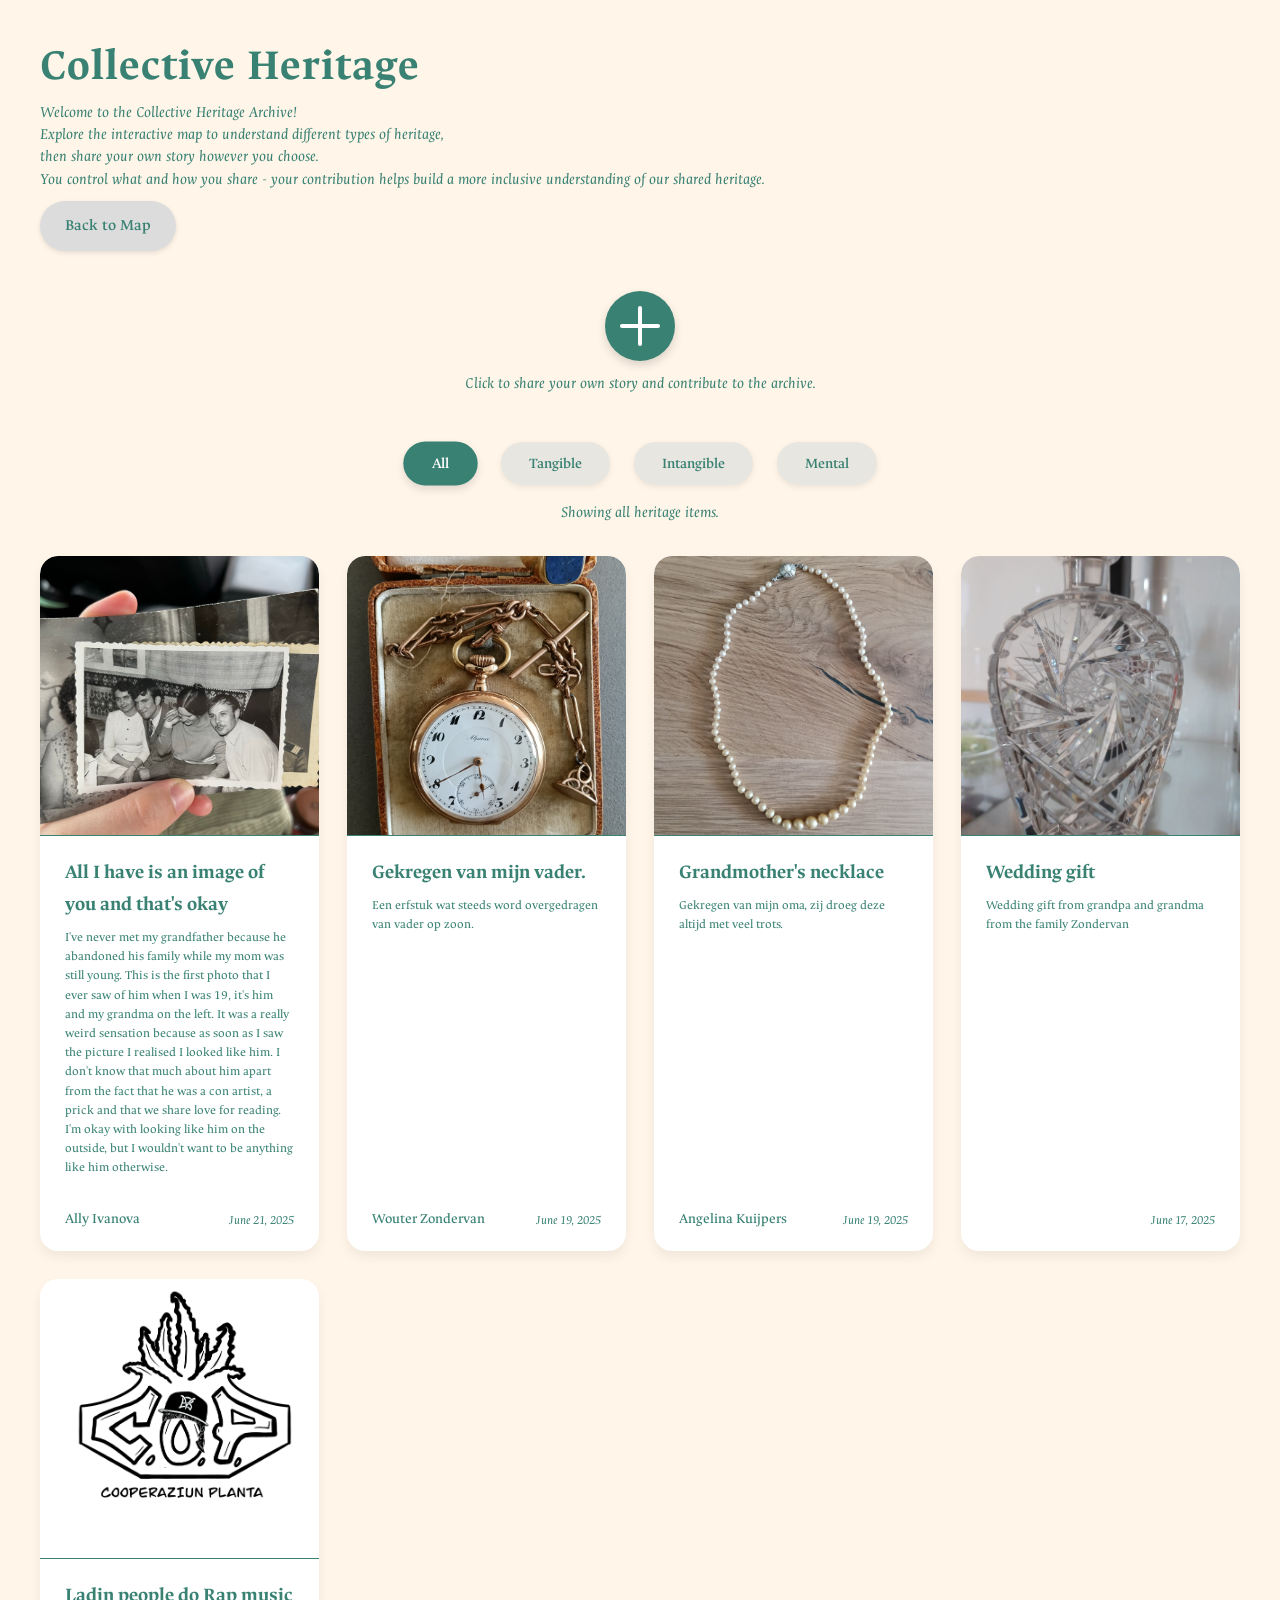
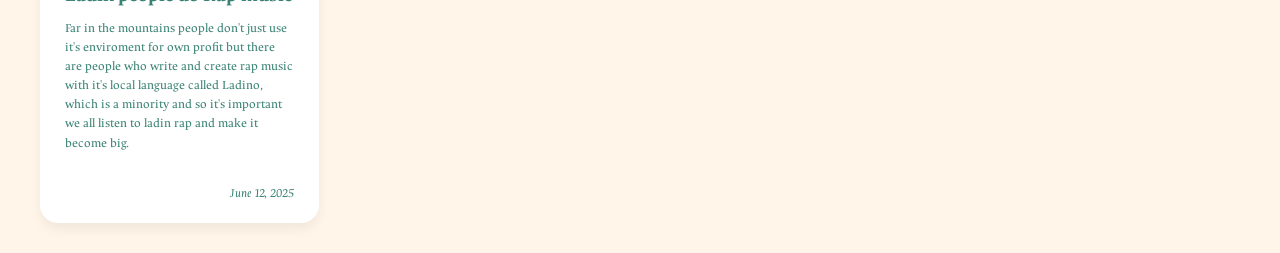
<file: Collective Archive.html>
<!DOCTYPE html>
<html lang="en">
<head>
    <meta charset="UTF-8">
    <meta name="viewport" content="width=device-width, initial-scale=1.0">
    <title>Collective Heritage</title>
    <link rel="stylesheet" href="Collective.css">

    <link rel="preconnect" href="https://fonts.googleapis.com">
    <link rel="preconnect" href="https://fonts.gstatic.com" crossorigin>
    <link href="https://fonts.googleapis.com/css2?family=Ancizar+Serif:ital,wght@0,300..900;1,300..900&display=swap" rel="stylesheet">

</head>
<body>

    <div class="header">
        <h1>Collective Heritage</h1>
        <p class="header-explanation">
          Welcome to the Collective Heritage Archive!<br>Explore the interactive map to understand different types of heritage,<br>then share your own story however you choose.<br>You control what and how you share - your contribution helps build a more inclusive understanding of our shared heritage.</p>
        <a href="index.html" class="back-button">Back to Map</a>
    </div>

    <main class="main-content">
        <section class="qr-section">
            <div class="qr-container">
                <a href="https://happy-airplane-30e.notion.site/1eb56a5333998016a63addd2285ebe71" target="_blank" class="add-heritage-button">
                    </a>
            </div>
            <p>Click to share your own story and contribute to the archive.</p>
        </section>

        <section class="filter-section">
            <div class="filter-bar">
                <button data-filter="All">All</button>
                <button data-filter="Tangible">Tangible</button>
                <button data-filter="Intangible">Intangible</button>
                <button data-filter="Mental">Mental</button>
            </div>
            <div id="tagExplanation" class="tag-explanation">Showing all heritage items.</div>
        </section>

        <div class="heritage-grid" id="heritageGrid">

            <div class="heritage-card" data-tag="Tangible">
                <div class="card-image">
                    <img src="Collective Heritage/All I have is an image of you and that's okay 21856a53339981b4a9a9e86f96169341/IMG_8690.jpeg" alt="Vintage family photo">
                </div>
                <div class="card-content">
                    <div class="card-title">All I have is an image of you and that's okay</div>
                    <div class="card-description">I've never met my grandfather because he abandoned his family while my mom was still young. This is the first photo that I ever saw of him when I was 19, it's him and my grandma on the left. It was a really weird sensation because as soon as I saw the picture I realised I looked like him. I don't know that much about him apart from the fact that he was a con artist, a prick and that we share love for reading. I'm okay with looking like him on the outside, but I wouldn't want to be anything like him otherwise.</div>
                    <div class="card-footer-info">
                        <div class="card-name">Ally Ivanova</div>
                        <div class="card-meta">June 21, 2025</div>
                    </div>
                </div>
            </div>

            <div class="heritage-card" data-tag="Tangible">
                <div class="card-image">
                    <img src="Collective Heritage/Gekregen van mijn vader 21856a53339981198ea0f3bfc059dad9/klok.jpg" alt="A clock">
                </div>
                <div class="card-content">
                    <div class="card-title">Gekregen van mijn vader.</div>
                    <div class="card-description">Een erfstuk wat steeds word overgedragen van vader op zoon.</div>
                    <div class="card-footer-info">
                        <div class="card-name">Wouter Zondervan</div>
                        <div class="card-meta">June 19, 2025</div>
                    </div>
                </div>
            </div>

            <div class="heritage-card" data-tag="Tangible">
                <div class="card-image">
                    <img src="Collective Heritage/Grandmotheres neckless 21856a53339981d39074d6c4cb8ae284/IMG20250620131135.jpg" alt="Necklace">
                </div>
                <div class="card-content">
                    <div class="card-title">Grandmother's necklace</div>
                    <div class="card-description">Gekregen van mijn oma, zij droeg deze altijd met veel trots.</div>
                    <div class="card-footer-info">
                        <div class="card-name">Angelina Kuijpers</div>
                        <div class="card-meta">June 19, 2025</div>
                    </div>
                </div>
            </div>

            <div class="heritage-card" data-tag="Tangible">
                <div class="card-image">
                    <img src="Collective Heritage/wedding gift 21556a53339981da885bdf8fdeacb204/WhatsApp_Image_2025-06-17_at_11.37.19_1f52d1b7.jpg" alt="Wedding rings">
                </div>
                <div class="card-content">
                    <div class="card-title">Wedding gift</div>
                    <div class="card-description">Wedding gift from grandpa and grandma from the family Zondervan</div>
                    <div class="card-footer-info">
                        <div class="card-name"></div> <div class="card-meta">June 17, 2025</div>
                    </div>
                </div>
            </div>

            <div class="heritage-card" data-tag="Intangible">
                <div class="card-image">
                    <img src="Collective Heritage/Ladin people do Rap music 20556a53339981168f9bffdd623c6378/IMG_1211.jpeg" alt="Ladin rap music">
                </div>
                <div class="card-content">
                    <div class="card-title">Ladin people do Rap music</div>
                    <div class="card-description">Far in the mountains people don't just use it's enviroment for own profit but there are people who write and create rap music with it's local language called Ladino, which is a minority and so it's important we all listen to ladin rap and make it become big.</div>
                    <div class="card-footer-info">
                        <div class="card-name"></div> <div class="card-meta">June 12, 2025</div>
                    </div>
                </div>
            </div>

        </div> </main> <div id="modalOverlay" class="modal-overlay">
        <div class="modal-content">
            <span id="modalClose" class="modal-close">&times;</span>
            <div id="modalBody"></div>
        </div>
    </div>

    <script src="Collective.js"></script>

</body>
</html>
</file>
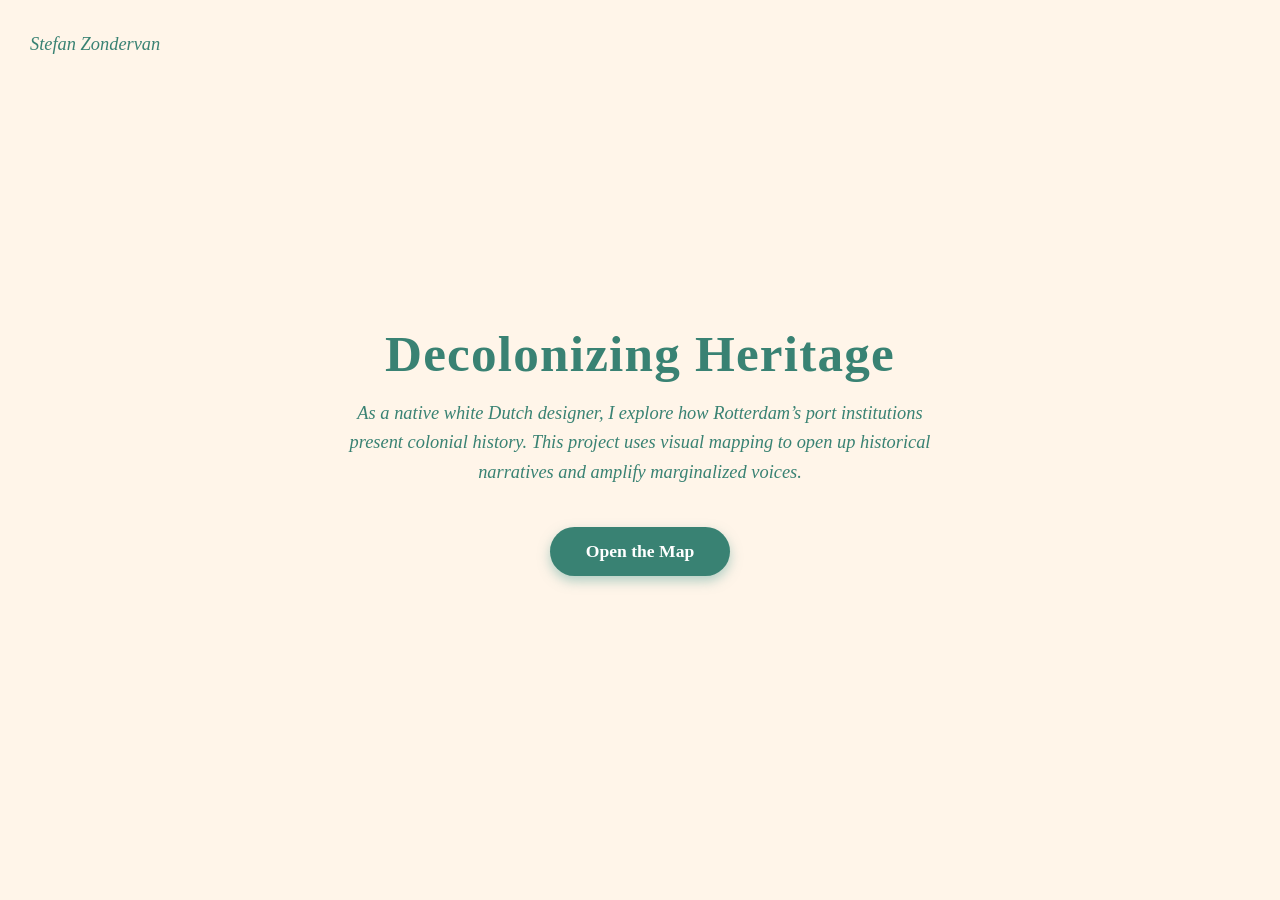
<file: Home.html>
<!DOCTYPE html>
<html lang="en">
<head>
  <meta charset="UTF-8" />
  <meta name="viewport" content="width=device-width, initial-scale=1.0"/>
  <title>Stefan Zondervan</title>
  <link rel="stylesheet" href="Home.css" />

</head>
<body>

  <header>Stefan Zondervan</header>

  <div class="hero">
    <h1>Decolonizing Heritage</h1>
    <p class="intro">
      As a native white Dutch designer, I explore how Rotterdam’s port institutions present colonial history. This project uses visual mapping to open up historical narratives and amplify marginalized voices.
    </p>
    <a href="index.html" class="cta-button">Open the Map</a>
  </div>
  
  

</body>
</html>
</file>
<file: Map.css>
/* ===========================
   Reset and Base Styles
   =========================== */

/* Define CSS Custom Property for Legend Height */
:root {
  --map-nav-legend-height: 50px; /* Default map navigation legend height */
  --collective-btn-height: 55px; /* Adjusted height for the new button style */
  --spacing-between-legends: 20px; /* New: Space between map nav legend and collective btn */
  --total-legend-area-height: calc(var(--map-nav-legend-height) + var(--collective-btn-height) + var(--spacing-between-legends));
}

body {
  margin: 0;
  padding: 0;
  font-family: 'Ancizar Serif', serif;
  background: rgb(255, 245, 233);
  color: #398273;
  height: 100vh;
  overflow: hidden; /* Default to hidden, changed in media query for mobile */
  padding-bottom: var(--total-legend-area-height); /* Create space for the fixed legend and button */
  box-sizing: border-box; /* Include padding in height calculation */
  line-height: 1.6;
}

#map-background {
  position: absolute;
  top: 0;
  bottom: 0;
  left: 0;
  right: 0;
  z-index: 0;

  background-image:
    linear-gradient(45deg, #398273 1px, transparent 1px),
    linear-gradient(-45deg, #398273 1px, transparent 1px),
    linear-gradient(to right, #398273 1px, transparent 1px),
    linear-gradient(to bottom, #398273 1px, transparent 1px);
  background-size: 90px 88.8px;
  transition: opacity 2s ease;
}

.map-level-full {
  opacity: 0.7;
}

.map-level-medium {
  opacity: 0.5;
}

.map-level-light {
  opacity: 0.3;
}

.map-level-none {
  opacity: 0.1;
}

a:link,
a:visited,
a:hover,
a:active {
  color: #398273;
  text-decoration: none;
}

/* ===========================
   Layout Containers
   =========================== */
.layout-container {
  display: flex;
  flex-direction: row; /* Default for desktop */
  width: 100vw;
  height: 100%; /* Now takes up 100% of the remaining height of the body */
  box-sizing: border-box;
}

.left-container {
  width: 20vw;
  height: 100%; /* Fill 100% of layout-container's height */
  box-sizing: border-box;
  padding: 0;
  display: flex;
  flex-direction: column;
  position: relative;
}

.text-container {
  padding: 30px;
}

/* ===========================
   Text Sections & Typography
   =========================== */
.text-section {
  display: none;
}

.text-section.active {
  display: block;
}

.text-container h2 {
  margin-top: 0;
  font-family: 'Ancizar Serif', serif;
  font-size: 1.5rem;
  color: #398273;
}

.text-container p {
  font-family: 'Ancizar Serif', serif;
  font-size: 1rem;
  color: #398273;
  margin-top: 0.5rem;
}

/* ===========================
   Map and Image Containers
   =========================== */
.map-container {
  flex: 0 0 80%; /* Takes 80% width as per layout */
  /* Removed width: 100% as flex-basis handles it */
  height: 100%; /* Fill 100% of layout-container's height */
  position: relative;
  overflow: hidden;
  background: none;
  display: block;

  padding: 4vw; /* Equal padding on all sides for the "map area" */
  box-sizing: border-box;
}

.map-container svg {
  position: absolute;
  top: 0;
  left: 0;
  width: 100%;
  height: 100%;
  z-index: 10;
  box-sizing: border-box;
  padding: 0;
  object-fit: contain;
  /* Keep pointer-events: none on the SVG itself */
  pointer-events: none;
}

.cls-1, .cls-2, .cls-4, .cls-5 {
  pointer-events: auto !important; /* This overrides the parent's pointer-events: none */
}

/* All these are fade-elements controlled by JS */
#mental-image,
#intro-image,
#institutional-image,
#mental-river-image {
  position: absolute;
  top: 0; /* Changed from 50% */
  left: 0; /* Changed from 50% */
  /* Removed transform: translate(-50%, -50%); */
  width: 100%;
  height: 100%;
  object-fit: contain;
  display: block;
}

.image-container {
  position: fixed;
  top: 5%;
  right: 5%;
  width: 700px;
  height: 300px;
  background: white;
  color: #398273;
  padding: 25px;
  border-radius: 18px;
  box-shadow: 0 6px 12px rgba(0,0,0,0.06);
  display: none;
  z-index: 1000;
  user-select: none;
}

/* Optional: Add a header bar for dragging (currently not used in HTML, but good to keep) */
.image-container .header {
  cursor: move;
  background: rgba(255,255,255,0.1);
  padding: 5px 10px;
  font-weight: bold;
  margin: -20px -20px 10px -20px;
  border-radius: 8px 8px 0 0;
}

/* ===========================
   Carousel Styles
   =========================== */
.carousel-content {
  display: flex;
  width: 100%;
  align-items: center;
  justify-content: space-between;
}

.image-side {
  flex-shrink: 0;
}

.carousel-slide {
  display: none;
  width: 300px;
  height: 200px;
  object-fit: cover;
  border-radius: 14px;
  border: 2px solid white;
  box-shadow: 0 4px 10px rgba(0,0,0,0.15);
}

.carousel-slide.active {
  display: block;
}

.text-side {
  flex: 1;
  padding-left: 30px;
}

.text-slide {
  display: none;
}

.text-slide.active {
  display: block;
}

/* ===========================
   Buttons (Navigation & Controls)
   =========================== */
#prev-btn,
#next-btn,
#inst-prev-btn,
#inst-next-btn,
#int-prev-btn,
#int-next-btn,
#men-prev-btn,
#men-next-btn {
  background: none;
  border: none;
  color: #398273;
  font-size: 2rem;
  cursor: pointer;
  padding: 10px;
  transition: color 0.3s ease;
}

#prev-btn:hover,
#next-btn:hover,
#inst-prev-btn:hover,
#inst-next-btn:hover,
#int-prev-btn:hover,
#int-next-btn:hover,
#men-prev-btn:hover,
#men-next-btn:hover {
  color: #555;
}

/* ===========================
   SVG Classes and Highlights
   =========================== */

/* Base styles for the dot-like SVG elements (cls-1, cls-2, cls-4, cls-5) */
.cls-1, .cls-2, .cls-4, .cls-5 {
  fill: white;
  stroke-width: 0.5px; /* A very thin line */
  transition: all 0.3s ease;
}

/* Styles when highlighted - can still have a filter/stroke change */
.cls-1.highlighted,
.cls-2.highlighted,
.cls-4.highlighted,
.cls-5.highlighted {
  fill: white;
  stroke: white;
  stroke-width: 2;
  stroke-opacity: 0.7;
  filter: drop-shadow(0 0 6px #398273);
  transition: all 2s ease-in-out;
}

/* On hover for these dot-like elements */
.cls-1:hover,
.cls-2:hover,
.cls-4:hover,
.cls-5:hover {
  stroke: white;
  stroke-width: 3;
  stroke-opacity: 1;
  filter: drop-shadow(0 0 8px white);
}

.active-dot {
  stroke: #398273 !important;
  stroke-width: 6 !important;
  filter: drop-shadow(0 0 20px #398273);
  cursor: pointer;
}

@keyframes flicker {
  0%, 100% {
    opacity: 1;
    filter: drop-shadow(0 0 8px #398273) drop-shadow(0 0 18px #398273) drop-shadow(0 0 20px #398273);
  }
  50% {
    opacity: 1;
    filter: drop-shadow(0 0 4px #398273);
  }
}

/* Styles for lines, or elements that are not "dots" but are still SVG paths */
.cls-2,
.cls-4,
.cls-3,
.cls-6,
.cls-1-water {
  fill: none; /* Default for lines unless specified otherwise */
  stroke-miterlimit: 10;
}

.cls-3 { /* Port lines */
  stroke: #398273;
  stroke-width: 2;
  fill: none;
}

.cls-1-water { /* Intangible Heritage water fill */
  fill: #398273;
  stroke: none;
}

.cls-6 { /* Mental Heritage line, if it's a line */
  stroke: #398273;
  stroke-width: 1;
  stroke-opacity: 1;
  filter: drop-shadow(0 0 8px #398273);
  fill: none;
}

.fade-element {
  opacity: 0;
  visibility: hidden;
  transition: opacity 2s ease-in-out, visibility 0s linear 2s;
}

.fade-element.is-visible {
  opacity: 1;
  visibility: visible;
  transition: opacity 2s ease-in-out, visibility 0s linear 0s;
}

.flicker {
  animation: flicker 1.5s infinite ease-in-out;
}

/* ===========================
   Legend Styles (Progression)
   =========================== */
.map-navigation-legend {
  position: fixed;
  /* Position above the collective button + the new spacing */
  bottom: calc(var(--collective-btn-height) + var(--spacing-between-legends));
  left: 0;
  width: 100vw;
  z-index: 1100;
  background: rgba(255, 245, 233, 0.98);
  box-shadow: 0 -2px 10px rgba(0,0,0,0.1);

  display: flex;
  flex-direction: row;
  flex-wrap: wrap;
  justify-content: center;
  align-items: center;
  padding: 10px 0;
  box-sizing: border-box;
  gap: 15px; /* Spacing between legend items */
}

.legend-item {
  all: unset; /* Reset default button/link styles */
  display: flex; /* Use flexbox for dot and text inside */
  align-items: center; /* Vertically center dot and text */
  color: #398273;
  font-family: 'Ancizar Serif', serif;
  font-weight: 700;
  font-size: 16px;
  cursor: pointer;
  transition: color 0.3s ease, background-color 0.3s ease, transform 0.2s ease;
  padding: 5px 10px; /* Padding inside the clickable area */
  border-radius: 25px; /* Rounded corners */
  text-align: center;
  white-space: nowrap;
  position: relative; /* Needed for ::after arrow positioning */
}

/* Dot style for inside legend item */
.legend-dot {
  width: 10px;
  height: 10px;
  border-radius: 50%;
  background-color: #dcdcdc; /* Inactive dot color */
  border: 2px solid #b2b2b2;
  margin-right: 8px; /* Space between dot and text */
  transition: all 0.3s ease;
  flex-shrink: 0; /* Prevent dot from shrinking */
}

/* Active legend item styles (when category is selected) */
.legend-item.active {
  background-color: #398273; /* Active item background */
  color: white; /* Text becomes white */
  box-shadow: 0 2px 5px rgba(0,0,0,0.2);
}

.legend-item.active .legend-dot {
  background-color: white; /* Active dot color */
  border-color: white;
  transform: scale(1.2); /* Make active dot slightly larger */
}

/* Arrow between legend items */
.map-navigation-legend .legend-item:not(:last-child)::after {
  content: '\2192'; /* Unicode for right arrow */
  color: #398273; /* Arrow color */
  font-size: 1.2em;
  margin-left: 10px; /* Space after item before arrow */
  margin-right: 5px; /* Space after arrow before next item */
  vertical-align: middle;
  display: inline-block; /* Ensure it respects margin and color */
  transition: color 0.3s ease, transform 0.2s ease;
}

/* Highlight arrow when the *current* legend item is active */
.map-navigation-legend .legend-item.active::after {
  color: white; /* Make arrow white when current item is active */
  transform: translateX(3px); /* Subtle nudge forward */
}


.legend-item:hover {
  background-color: #e8e6e0;
  transform: translateY(-2px); /* Subtle lift on hover */
}

.legend-item.active:hover {
    background-color: #398273; /* Keep active color on hover */
    transform: none; /* No lift for active item */
}


.legend-item.disabled {
  pointer-events: none;
  opacity: 0.3;
}

/* Home button - keep as is */
.home-button {
  position: fixed;
  top: 10px;
  left: 50%;
  transform: translateX(-50%);
  font-family: 'Ancizar Serif', serif;
  font-size: 16px;
  color: #398273;
  background-color: #dcdcdc;
  padding: 12px 25px;
  border-radius: 25px;
  text-decoration: none;
  z-index: 1101;
  box-shadow: 0 2px 5px rgba(0,0,0,0.1);
  transition: background-color 0.3s ease, box-shadow 0.3s ease;
  font-weight: 600;
  cursor: pointer;
}

.home-button:hover {
  background-color: #b4b4b4;
  box-shadow: 0 4px 10px rgba(0,0,0,0.15);
}

/* ===========================
   Collective Heritage Button (NOW LIKE HOME BUTTON)
   =========================== */
.collective-heritage-section {
    position: fixed;
    bottom: 10px; /* Aligns its bottom with the original legend's bottom */
    left: 0;
    width: 100vw;
    z-index: 1101; /* Higher z-index than map-navigation-legend */
    display: flex;
    justify-content: center;
    /* No padding here, the button itself has padding */
}

.collective-heritage-button {
    /* Inherit home-button styles, then override for font size */
    font-family: 'Ancizar Serif', serif;
    font-size: 16px; /* Same font size as home button */
    color: #398273; /* Same color as home button */
    background-color: #dcdcdc; /* Same background as home button */
    padding: 12px 25px; /* Same padding as home button */
    border-radius: 25px; /* Same border-radius as home button */
    text-decoration: none;
    box-shadow: 0 2px 5px rgba(0,0,0,0.1); /* Same shadow as home button */
    transition: background-color 0.3s ease, box-shadow 0.3s ease; /* Same transition */
    font-weight: 600; /* Same font-weight as home button */
    cursor: pointer;
    text-align: center;
    white-space: nowrap; /* Prevent wrapping */
}

.collective-heritage-button:hover {
    background-color: #b4b4b4; /* Same hover as home button */
    box-shadow: 0 4px 10px rgba(0,0,0,0.15); /* Same hover shadow */
    transform: none; /* No translateY for this button, keeps it consistent with home */
}


/* ===========================
   Responsive Styles (Media Queries)
   =========================== */

/* --- Mobile-Specific Styles (e.g., for screens smaller than 768px) --- */
@media (max-width: 768px) {
  /* Adjust custom property for smaller legend height on mobile */
  :root {
    --map-nav-legend-height: 40px; /* Adjusted for mobile legibility */
    --collective-btn-height: 45px; /* Adjusted for mobile button size */
    --spacing-between-legends: 15px; /* Adjusted mobile spacing */
    --total-legend-area-height: calc(var(--map-nav-legend-height) + var(--collective-btn-height) + var(--spacing-between-legends));
  }

  body {
    overflow-y: auto; /* Allow vertical scrolling on mobile */
    padding-bottom: var(--total-legend-area-height); /* Keep space for fixed legend */
  }

  .layout-container {
    flex-direction: column; /* Stack vertically on small screens */
    height: auto; /* Allow content to dictate height */
  }

  .left-container {
    width: 100vw;
    height: auto;
    padding-bottom: 20px; /* Add some space above content for fixed elements */
    order: 2; /* Put text/legend below the map on mobile */
    overflow-x: hidden;
  }

  .text-container {
    padding: 20px 15px;
  }

  .text-container h2 {
    font-size: 1.2rem;
  }

  .text-container p {
    font-size: 0.8rem; /* Consistent small text size */
  }

  .map-container {
    flex: none;
    width: 100vw;
    height: 50vh; /* Give the map a fixed height on mobile for visibility */
    order: 1; /* Put the map above text on mobile */
    overflow: hidden;
    padding: 20px; /* Adjusted padding for mobile map container */
  }

  /* Adjust main image overlays for mobile */
  .map-container svg,
  #mental-image,
  #intro-image,
  #institutional-image,
  #mental-river-image {
      position: absolute;
      top: 0; /* Changed from 50% */
      left: 0; /* Changed from 50% */
      transform: none; /* Removed transform */
      width: 100%;
      height: 100%;
      object-fit: contain;
  }

  /* Carousel adjustments for mobile */
  .image-container {
      position: fixed; /* Keep fixed to viewport, but positioned differently */
      /* Position above the entire footer area */
      bottom: calc(var(--total-legend-area-height) + 10px);
      top: auto; /* Remove top constraint */
      left: 50%;
      transform: translateX(-50%);
      width: 95vw; /* Almost full width */
      height: auto; /* Use auto for height to fit content */
      max-height: 50vh; /* Don't let it take up too much screen */
      overflow-y: auto;
      padding: 15px;
      box-shadow: 0 4px 10px rgba(0,0,0,0.15);
      border-radius: 14px;
      z-index: 1050; /* Higher z-index to be above legend if needed */
  }

  .carousel-content {
      flex-direction: column; /* Stack image and text vertically */
      align-items: center;
  }

  .image-side {
      margin-bottom: 10px;
      text-align: center;
  }

  .carousel-slide {
      width: 100%; /* Scale image within carousel */
      height: auto;
      max-height: 120px;
      border-radius: 10px; /* Slightly smaller border-radius */
  }

  .text-side {
      padding-left: 0;
      padding-top: 5px;
      text-align: center;
  }

  .text-side h2 {
    font-size: 1.1rem;
    margin-top: 5px;
  }

  .text-side p {
    font-size: 0.8rem; /* Consistent small text size */
  }

  #prev-btn,
  #next-btn,
  #inst-prev-btn,
  #inst-next-btn,
  #int-prev-btn,
  #int-next-btn,
  #men-prev-btn,
  #men-next-btn {
      font-size: 1.2rem;
      padding: 5px;
  }

  /* Map Navigation Legend adjustments for mobile */
  .map-navigation-legend {
      padding: 5px 0;
      gap: 2px; /* Smaller gap */
      bottom: calc(var(--collective-btn-height) + var(--spacing-between-legends)); /* Position above the collective button */
      flex-wrap: nowrap; /* Try to keep it on one line as much as possible */
      overflow-x: auto; /* Allow horizontal scrolling if items are too wide */
      justify-content: flex-start; /* Align items to the start when overflowing */
  }
  .legend-item {
      font-size: 0.75rem; /* Consistent small text size */
      padding: 3px 6px;
      white-space: nowrap; /* Keep text on one line */
      line-height: 1.2;
      flex-shrink: 0; /* Prevent items from shrinking */
  }
  .legend-dot {
    width: 8px;
    height: 8px;
    margin-right: 5px;
  }
  .map-navigation-legend .legend-item:not(:last-child)::after {
    font-size: 1em; /* Smaller arrow */
    margin-left: 5px;
    margin-right: 2px;
  }

  /* Home button adjustments */
  .home-button {
    font-size: 12px;
    padding: 8px 18px;
    top: 10px; /* Keep it near the top */
  }

  /* Collective Heritage Button adjustments for mobile */
  .collective-heritage-section {
    bottom: 10px; /* Same bottom as desktop, as it defines its own height */
    padding: 0; /* Remove padding */
  }
  .collective-heritage-button {
    font-size: 12px; /* Smaller font for mobile */
    padding: 8px 18px; /* Smaller padding for mobile */
    border-radius: 25px; /* Keep same radius */
  }
}

/* --- Specific adjustments for very narrow phones, including 375px width --- */
@media (max-width: 400px) { /* This query will also apply to 375px width */
    /* Adjust custom properties for very narrow phones */
    :root {
      --map-nav-legend-height: 35px;
      --collective-btn-height: 40px; /* Slightly smaller for very narrow */
      --spacing-between-legends: 10px; /* Reduced spacing */
      --total-legend-area-height: calc(var(--map-nav-legend-height) + var(--collective-btn-height) + var(--spacing-between-legends));
    }

    /* Adjustments for text container readability */
    .text-container {
        padding: 15px 10px; /* Slightly reduced padding */
    }

    .text-container h2 {
        font-size: 1.1rem; /* Maintain readable size */
    }

    .text-container p {
        font-size: 0.75rem; /* Maintain readable size, crucial for 375px */
    }

    /* Map Container adjustments */
    .map-container {
        height: 35vh; /* Keep map height at 35vh, leaves enough space for text below */
        padding: 15px; /* Adjust padding for map container to fit content */
    }

    /* Image Container (Carousel) adjustments */
    .image-container {
        /* Positioned above the legend, allowing some map and text visibility */
        bottom: calc(var(--total-legend-area-height) + 5px); /* 5px margin above footer */
        max-height: 30vh; /* CRUCIAL: Reduce max-height to 30vh (approx 200px on 667px height) */
        padding: 10px; /* Reduced padding inside the container */
        border-radius: 10px; /* Slightly smaller border-radius */
    }

    .carousel-slide {
        max-height: 90px; /* CRUCIAL: Reduce max-height of images to fit smaller carousel */
        border-radius: 8px; /* Even smaller border-radius */
        box-shadow: 0 2px 5px rgba(0,0,0,0.1); /* Lighter shadow */
    }

    .text-side h2 {
        font-size: 0.9rem; /* Slightly smaller h2 */
        margin-top: 5px;
        margin-bottom: 5px;
    }

    .text-side p {
        font-size: 0.7rem; /* Slightly smaller p for very tight space */
        margin-top: 0;
        margin-bottom: 5px;
    }

    /* Carousel navigation buttons */
    #prev-btn,
    #next-btn,
    #inst-prev-btn,
    #inst-next-btn,
    #int-prev-btn,
    #int-next-btn,
    #men-prev-btn,
    #men-next-btn {
        font-size: 1.1rem; /* Smaller buttons */
        padding: 3px;
    }

    /* Map Navigation Legend adjustments */
    .map-navigation-legend {
        padding: 3px 0;
        gap: 1px; /* Even smaller gap between legend items */
    }
    .legend-item {
        font-size: 0.60rem; /* Smallest legend text, but still readable */
        padding: 2px 3px;
        white-space: nowrap; /* Keep text on one line */
        line-height: 1.1; /* Tighter line height */
    }
    .legend-dot {
      width: 6px;
      height: 6px;
      margin-right: 3px;
    }
    .map-navigation-legend .legend-item:not(:last-child)::after {
      font-size: 0.9em;
      margin-left: 3px;
      margin-right: 1px;
    }

    /* Home button adjustments */
    .home-button {
        font-size: 11px;
        padding: 6px 15px;
        top: 8px; /* Slightly higher */
    }

    /* Collective Heritage Button adjustments */
    .collective-heritage-button {
        font-size: 11px;
        padding: 6px 15px;
    }
}


/* --- Tablet-specific Styles (e.g., for screens between 769px and 1024px) --- */
@media (min-width: 769px) and (max-width: 1024px) {
  /* Reset custom property for tablet/desktop */
  :root {
    --map-nav-legend-height: 50px; /* Use default legend height for tablets */
    --collective-btn-height: 55px;
    --spacing-between-legends: 20px;
    --total-legend-area-height: calc(var(--map-nav-legend-height) + var(--collective-btn-height) + var(--spacing-between-legends));
  }

  .left-container {
    width: 30vw; /* Take up a bit more space on tablet */
  }

  .map-container {
    flex: 0 0 70%; /* Give map less space */
    padding: 4vw; /* Maintain padding for tablet */
  }

  /* Ensure SVG and images continue to fill 100% within the container */
  .map-container svg,
  #mental-image,
  #intro-image,
  #institutional-image,
  #mental-river-image {
    width: 100%;
    height: 100%;
    /* Keep the top:0; left:0; and transform:none; for consistency */
    top: 0;
    left: 0;
    transform: none;
  }

  /* Image container repositioning for tablets */
  .image-container {
      width: 600px;
      height: 350px;
      top: 5%;
      right: 5%;
      left: auto;
      transform: none;
  }
  /* Carousel content layout for tablets */
  .carousel-content {
      flex-direction: row;
      align-items: center;
  }
  .image-side {
    margin-bottom: 0;
  }
  .text-side {
    padding-left: 30px;
    padding-top: 0;
    text-align: left;
  }
  .text-side h2 {
    font-size: 1.5rem;
  }
  .text-side p {
    font-size: 1rem;
  }
  #prev-btn, #next-btn, #inst-prev-btn, #inst-next-btn,
  #int-prev-btn, #int-next-btn, #men-prev-btn, #men-next-btn {
    font-size: 2rem;
  }

  /* Adjust body padding for the new separate button */
  body {
      padding-bottom: var(--total-legend-area-height);
  }
}
</file>
<file: Collective.css>
/* Collective.css */

/* Base body and font */
body {
  font-family: 'Ancizar Serif', serif;
  background: rgb(255, 245, 233);
  color: #398273;
  margin: 0;
  padding: 30px 20px;
  line-height: 1.6;
  overflow-x: hidden; /* Ensure no horizontal scroll on the body by default */
}

/* Header styling */
.header {
  max-width: 1400px;
  margin: 0 auto 40px auto;
  padding: 0 20px;
  display: flex;
  flex-wrap: wrap;
  align-items: center;
  justify-content: space-between;
  box-sizing: border-box; /* Ensure padding is included in total width */
}

.header h1 {
  flex-grow: 1;
  font-weight: 700;
  font-size: 2.8rem;
  margin: 0;
  letter-spacing: 1px;
  color: #398273;
  word-wrap: break-word; /* Ensures long words break to prevent overflow */
}

.header-explanation {
  flex-basis: 100%;
  font-style: italic;
  font-size: 1rem;
  color: #398273;
  margin: 0px 0 0 0;
  line-height: 1.4;
  user-select: none;
  padding-bottom: 10px;
  word-wrap: break-word; /* Ensures long words break to prevent overflow */
}

.back-button {
  flex-shrink: 0;
  font-family: 'Ancizar Serif', serif;
  background-color: #dcdcdc;
  color: #398273;
  border: none;
  padding: 12px 25px;
  border-radius: 25px;
  font-weight: 600;
  font-size: 16px;
  text-decoration: none;
  box-shadow: 0 2px 5px rgba(0,0,0,0.1);
  transition: background-color 0.3s ease, box-shadow 0.3s ease;
  cursor: pointer;
  white-space: nowrap; /* Prevent button text from wrapping initially */
}

.back-button:hover {
  background-color: #b4b4b4;
  box-shadow: 0 4px 10px rgba(0,0,0,0.15);
}

/* Main content container */
.main-content {
  max-width: 1400px;
  margin: 0 auto;
  padding: 0 20px;
  display: flex;
  flex-direction: column;
  gap: 30px;
  box-sizing: border-box; /* Ensure padding is included in total width */
  width: 100%; /* Ensure it takes full available width */
}

/* QR Section - Adjusted for the new button */
.qr-section {
  text-align: center;
  box-sizing: border-box;
}

.qr-container {
  margin: 0 auto; /* Keep it centered */
  width: fit-content; /* Allow container to shrink to button size */
  max-width: 100%;
}

/* NEW "Add Your Heritage" Button Styling (Icon-only with CSS '+') */
.add-heritage-button {
  display: flex; /* Use flexbox to center the '+' */
  justify-content: center;
  align-items: center;
  width: 70px; /* Fixed width for a square/circle button */
  height: 70px; /* Fixed height for a square/circle button */
  background-color: #398273; /* Your brand green */
  border-radius: 50%; /* Make it perfectly circular */
  font-weight: 700;
  text-decoration: none;
  box-shadow: 0 4px 10px rgba(0,0,0,0.15); /* Subtle shadow */
  transition: background-color 0.3s ease, transform 0.2s ease, box-shadow 0.3s ease;
  cursor: pointer;
  position: relative; /* Needed for pseudo-element positioning */
  overflow: hidden; /* Ensure anything overflowing is clipped */
  font-size: 0; /* Hide any existing text within the <a> tag */
}

/* Create the '+' symbol using pseudo-elements */
.add-heritage-button::before,
.add-heritage-button::after {
  content: '';
  position: absolute;
  background-color: #fff; /* White color for the '+' */
}

/* Vertical bar of the '+' */
.add-heritage-button::before {
  width: 4px;
  height: 40px; /* Length of the vertical bar */
  border-radius: 2px; /* Slightly rounded ends */
}

/* Horizontal bar of the '+' */
.add-heritage-button::after {
  width: 40px; /* Length of the horizontal bar */
  height: 4px;
  border-radius: 2px; /* Slightly rounded ends */
}

.add-heritage-button:hover {
  background-color: #2e6b5f; /* Slightly darker green on hover */
  transform: translateY(-3px); /* Lift effect */
  box-shadow: 0 8px 18px rgba(0,0,0,0.2); /* More prominent shadow */
}

.qr-section p {
  margin-top: 10px;
  color: #398273;
  font-style: italic;
  font-size: 1rem;
}


/* Filter Section */
.filter-section {
  text-align: center;
  box-sizing: border-box;
}

/* Filter bar styling */
.filter-bar {
  display: inline-block;
  width: auto;
  box-sizing: border-box;
  padding: 0;
  margin: 0;
}

.filter-bar button {
  font-family: 'Ancizar Serif', serif;
  background-color: #e8e6e0;
  color: #398273;
  border: none;
  padding: 12px 28px;
  margin: 0 10px;
  border-radius: 30px;
  font-weight: 600;
  font-size: 15px;
  cursor: pointer;
  box-shadow: 0 2px 6px rgba(0,0,0,0.08);
  transition: background-color 0.3s ease, transform 0.2s ease;
  box-sizing: border-box;
  white-space: nowrap; /* Prevent button text from wrapping */
  flex-shrink: 0; /* Prevent buttons from shrinking too much in flex container */
}

.filter-bar button:hover {
  background-color: #cfcac1;
  transform: scale(1.05);
}

/* Active state for filter buttons */
.filter-bar button.active {
  background-color: #398273;
  color: #fff;
  box-shadow: 0 4px 8px rgba(0,0,0,0.12);
  transform: scale(1.02);
}

/* Tag explanation styling */
.tag-explanation {
  margin-top: 15px;
  color: #398273;
  font-style: italic;
  font-size: 1rem;
  word-wrap: break-word;
}

/* Heritage grid with consistent spacing and max width */
.heritage-grid {
  display: grid;
  /* Default for wider screens, can be overridden by specific min-width media queries */
  grid-template-columns: repeat(auto-fill, minmax(280px, 1fr));
  gap: 28px;
  max-width: 1400px;
  margin: 0 auto;
  box-sizing: border-box;
  width: 100%;
}

/* Card style with subtle shadow and smooth scale on hover */
.heritage-card {
  background-color: #fff;
  border-radius: 18px; /* Default border-radius for all cards */
  box-shadow: 0 6px 12px rgba(0,0,0,0.06);
  overflow: hidden; /* Crucial for clipping content within border-radius */
  opacity: 1;
  transition: transform 0.3s ease, box-shadow 0.3s ease;
  cursor: pointer;
  box-sizing: border-box;
  display: flex; /* Make card a flex container */
  flex-direction: column; /* Stack children vertically */
}

.heritage-card:hover {
  transform: translateY(-7px);
  box-shadow: 0 10px 20px rgba(0,0,0,0.12);
}

/* Card image container to keep aspect ratio */
.card-image {
  width: 100%;
  height: 0;
  padding-bottom: 100%;
  position: relative;
  overflow: hidden; /* Important for clipping image to border radius */
  border-bottom: 1px solid #398273;
  box-sizing: border-box;
  border-top-left-radius: 18px;
  border-top-right-radius: 18px;
}

.card-image img {
  position: absolute;
  top: 0;
  left: 0;
  width: 100%;
  height: 100%;
  object-fit: cover;
  display: block; /* Ensure no extra space below image */
}

/* Card content spacing and font styling */
.card-content {
  padding: 20px 25px;
  box-sizing: border-box;
  word-wrap: break-word;
  display: flex; /* Make card-content a flex container */
  flex-direction: column; /* Stack children vertically */
  flex-grow: 1; /* Allow card-content to take up available space in heritage-card */
  justify-content: space-between; /* Push bottom elements to the bottom */
}

.card-title {
  font-size: 20px;
  font-weight: 700;
  margin-bottom: 8px;
  color: #398273;
  word-wrap: break-word;
}

.card-description {
  font-size: 0.8rem;
  color: #398273;
  margin-bottom: 20px; /* Provides space between description and footer info */
  line-height: 1.5;
  word-wrap: break-word;
  flex-grow: 1; /* Allow description to take up available space */
}

/* New container for name and meta to stick them to the bottom */
/* This is crucial for the desired left/right alignment at the bottom */
.card-footer-info {
  display: flex;
  justify-content: space-between; /* This will push the first item to the left, second to the right */
  align-items: flex-end; /* Vertically aligns items to the bottom if they have different heights */
  width: 100%; /* Ensure it takes full width of card-content */
  padding-top: 10px; /* Add some space above the footer info */
}

.card-name {
    font-size: 0.9rem;
    font-weight: 500;
    color: #398273;
    font-style: normal;
    word-wrap: break-word;
    /* Ensure no conflicting positioning */
    position: static;
    left: unset;
    bottom: unset;
    margin: 0; /* Remove any default margins that might interfere */
    padding: 0; /* Remove any default padding that might interfere */
}

.card-meta {
  font-size: 0.8rem;
  color: #398273;
  font-style: italic;
  text-align: right; /* Ensure text is aligned to the right */
  word-wrap: break-word;
  /* Ensure no conflicting positioning */
  position: static;
  right: unset;
  bottom: unset;
  margin: 0; /* Remove any default margins that might interfere */
  padding: 0; /* Remove any default padding that might interfere */
}


/* Audio and text card styling consistent padding */
.card-audio {
  background-color: #398273;
  padding: 22px 25px;
  border-bottom: 1px solid #398273;
  font-family: 'Ancizar Serif', serif;
  color: #fff;
  box-sizing: border-box;
}

.card-text {
  padding: 22px 25px;
  white-space: pre-line;
  font-size: 0.8rem;
  color: #398273;
  line-height: 1.5;
  font-family: 'Ancizar Serif', serif;
  box-sizing: border-box;
  word-wrap: break-word;
}

/* Audio player full width */
audio {
  width: 100%;
  margin-top: 14px;
  outline: none;
  box-sizing: border-box;
}

/* Modal Overlay */
.modal-overlay {
  position: fixed;
  top: 0;
  left: 0;
  width: 100%;
  height: 100%;
  backdrop-filter: blur(6px);
  background-color: rgba(0, 0, 0, 0.3);
  display: none; /* hidden by default */
  justify-content: center;
  align-items: center;
  z-index: 1000;
  padding: 20px; /* Default larger padding for non-mobile */
  box-sizing: border-box;
}

/* Modal Content Box - Modified to look like the original card */
.modal-content {
  background: white;
  border-radius: 18px;
  max-width: 380px; /* Target full card width for desktop */
  width: 90%; /* Ensure it's responsive on smaller screens */
  max-height: 90%;
  overflow-y: auto;
  box-shadow: 0 10px 25px rgba(0,0,0,0.25);
  position: relative;
  display: block;
  padding: 0;
  box-sizing: border-box;
}

/* Styles for the cloned card inside the modal */
.modal-content .heritage-card.modal-card-display {
    transform: none !important;
    box-shadow: none !important;
    margin: 0;
    border-radius: 18px; /* Ensure modal card has full border radius */
    overflow: hidden; /* Crucial for modal content to respect its own border-radius */
    background-color: #fff;
    box-sizing: border-box;
    width: 100%; /* Ensure the cloned card takes full width of modal-content */
    display: flex; /* Make modal's cloned card a flex container */
    flex-direction: column; /* Stack children vertically */
}

.modal-content .heritage-card.modal-card-display .card-image {
    width: 100%;
    height: 0;
    padding-bottom: 100%;
    position: relative;
    overflow: hidden;
    border-bottom: 1px solid #398273;
    box-sizing: border-box;
    border-top-left-radius: 18px; /* Ensure top radius for modal image */
    border-top-right-radius: 18px; /* Ensure top radius for modal image */
}

.modal-content .heritage-card.modal-card-display .card-image img {
    position: absolute;
    top: 0;
    left: 0;
    width: 100%;
    height: 100%;
    object-fit: cover;
}

.modal-content .heritage-card.modal-card-display .card-content {
    padding: 20px 25px;
    box-sizing: border-box;
    display: flex; /* Make modal's cloned card-content a flex container */
    flex-direction: column; /* Stack children vertically */
    flex-grow: 1; /* Allow to take up space */
    justify-content: space-between; /* Push bottom elements to the bottom */
}

.modal-content .heritage-card.modal-card-display .card-title {
    font-size: 20px;
    margin-bottom: 8px;
    word-wrap: break-word;
}

.modal-content .heritage-card.modal-card-display .card-description {
    font-size: 0.8rem;
    margin-bottom: 20px; /* Reduced margin here too */
    word-wrap: break-word;
    flex-grow: 1; /* Allow description to take up space */
}

/* Modal's cloned card also needs the footer info container */
.modal-content .heritage-card.modal-card-display .card-footer-info {
  display: flex;
  justify-content: space-between;
  align-items: flex-end;
  width: 100%;
  padding-top: 10px;
}

.modal-content .heritage-card.modal-card-display .card-name {
    font-size: 0.9rem;
    font-weight: 500;
    color: #398273;
    font-style: normal;
    word-wrap: break-word;
    position: static;
    bottom: unset;
    left: unset;
    margin: 0; /* Remove any default margins that might interfere */
    padding: 0; /* Remove any default padding that might interfere */
}

.modal-content .heritage-card.modal-card-display .card-meta {
    font-size: 0.8rem;
    color: #398273;
    font-style: italic;
    text-align: right;
    word-wrap: break-word;
    position: static;
    bottom: unset;
    right: unset;
    margin: 0; /* Remove any default margins that might interfere */
    padding: 0; /* Remove any default padding that might interfere */
}

.modal-content .heritage-card.modal-card-display .card-audio,
.modal-content .heritage-card.modal-card-display .card-text {
    padding: 22px 25px;
    box-sizing: border-box;
}

/* Close Button */
.modal-close {
  position: absolute;
  top: 15px;
  right: 20px;
  font-size: 28px;
  color: #333;
  cursor: pointer;
  user-select: none;
  transition: color 0.3s ease;
}

.modal-close:hover {
  color: #555;
}

/* --- Responsive adjustments for larger tablet/desktop screens (min-width: 992px for 4 columns) --- */
@media (min-width: 992px) {
    .heritage-grid {
        grid-template-columns: repeat(4, 1fr); /* 4 columns on larger screens */
        gap: 28px;
    }
}

/* --- Responsive adjustments for smaller screens (max-width: 768px and below) --- */
@media (max-width: 768px) {
  body {
      padding: 20px 15px;
      overflow-x: hidden;
  }

  .header {
      flex-direction: column;
      align-items: center;
      gap: 15px;
      padding: 0 15px;
  }

  .header h1 {
      font-size: 2.2rem;
      text-align: center;
  }

  .header-explanation {
      font-size: 0.8rem;
      text-align: center;
      padding-bottom: 5px;
  }

  .back-button {
      padding: 10px 20px;
      font-size: 14px;
      margin-top: 10px;
  }

  .main-content {
      padding: 0 15px;
      gap: 25px;
      width: auto;
  }

  /* Responsive adjustments for the new button (icon-only) */
  .add-heritage-button {
    width: 60px;
    height: 60px;
  }
  .add-heritage-button::before {
    height: 30px;
  }
  .add-heritage-button::after {
    width: 30px;
  }

  .qr-section p {
      font-size: 0.8rem;
  }

  .filter-bar {
      display: flex;
      flex-wrap: wrap;
      justify-content: center;
      gap: 10px;
      width: 100%;
      padding: 0 10px;
  }

  .filter-bar button {
      padding: 10px 20px;
      margin: 0;
      font-size: 14px;
      flex-basis: auto;
  }

  .tag-explanation {
      margin-top: 10px;
      font-size: 0.8rem;
  }

  .heritage-grid {
      grid-template-columns: 1fr; /* Single column layout for mobile */
      gap: 20px;
      padding: 0 10px;
      width: auto;
  }

  .heritage-card {
      border-radius: 12px; /* Consistent border-radius for phone mode */
  }

  /* Ensure card image respects the top border-radius in phone mode */
  .card-image {
      border-top-left-radius: 12px;
      border-top-right-radius: 12px;
  }

  .card-content {
      padding: 15px 20px;
  }

  .card-title {
      font-size: 18px;
  }

  .card-description {
      font-size: 0.8rem;
      margin-bottom: 15px; /* Adjust margin for smaller screens */
  }

  /* card-footer-info now handles positioning */
  .card-footer-info {
    padding-top: 8px; /* Slightly less padding in mobile */
  }

  .card-name {
      font-size: 0.85rem;
  }

  .card-meta {
      font-size: 0.8rem;
  }

  .card-audio, .card-text {
      padding: 18px 20px;
  }

  /* Modal adjustments for smaller screens */
  .modal-overlay {
      padding: 15px;
  }

  .modal-content {
      max-width: 95%;
      width: auto;
      max-height: 80%;
      padding: 0;
      border-radius: 10px;
  }
  .modal-content .heritage-card.modal-card-display {
      border-radius: 10px;
  }
  .modal-content .heritage-card.modal-card-display .card-image {
      border-top-left-radius: 10px;
      border-top-right-radius: 10px;
  }
  .modal-content .heritage-card.modal-card-display .card-description {
      margin-bottom: 15px; /* Adjust margin for modal description */
  }
  .modal-content .heritage-card.modal-card-display .card-footer-info {
    padding-top: 8px;
  }


  .modal-close {
      font-size: 24px;
      top: 10px;
      right: 15px;
  }
}

/* Specific adjustments for very narrow screens (e.g., 375px width and below) */
@media (max-width: 400px) { /* This includes 375px width */
  body {
      padding: 15px 10px;
  }

  .header {
      padding: 0 10px;
      gap: 10px;
  }

  .header h1 {
      font-size: 1.8rem;
  }

  .header-explanation {
      font-size: 0.75rem;
  }

  .back-button {
      padding: 8px 15px;
      font-size: 13px;
  }

  .main-content {
      padding: 0 10px;
      gap: 20px;
  }

  /* Responsive adjustments for the new button (icon-only) */
  .add-heritage-button {
    width: 50px;
    height: 50px;
  }
  .add-heritage-button::before {
    height: 25px;
  }
  .add-heritage-button::after {
    width: 25px;
  }

  .qr-section p {
      font-size: 0.75rem;
  }

  .filter-bar {
      padding: 0 5px;
      gap: 5px;
  }

  .filter-bar button {
      font-size: 12px;
      padding: 8px 12px;
  }

  .tag-explanation {
      font-size: 0.7rem;
  }

  .heritage-grid {
      padding: 0 5px;
      gap: 15px;
  }

  .heritage-card {
      border-radius: 10px;
  }
  .card-image {
      border-top-left-radius: 10px;
      border-top-right-radius: 10px;
  }


  .card-content {
      padding: 12px 15px;
  }

  .card-title {
      font-size: 16px;
  }

  .card-name {
      font-size: 0.75rem;
  }

  .card-description {
      font-size: 0.75rem;
      margin-bottom: 10px; /* Reduced margin further for very small screens */
  }

  /* card-footer-info now handles positioning */
  .card-footer-info {
    padding-top: 6px; /* Reduced padding */
  }

  .card-meta {
      font-size: 0.7rem;
  }

  .card-audio, .card-text {
      padding: 15px 18px;
  }

  .modal-overlay {
      padding: 10px;
  }

  .modal-content {
      max-width: 95%;
      max-height: 85%;
      border-radius: 8px;
  }
  .modal-content .heritage-card.modal-card-display {
      border-radius: 8px;
  }
  .modal-content .heritage-card.modal-card-display .card-image {
      border-top-left-radius: 8px;
      border-top-right-radius: 8px;
  }
  .modal-content .heritage-card.modal-card-display .card-description {
      margin-bottom: 10px; /* Adjust margin for modal description */
  }
  .modal-content .heritage-card.modal-card-display .card-footer-info {
    padding-top: 6px;
  }


  .modal-close {
      font-size: 22px;
      top: 8px;
      right: 12px;
  }
}

/* Even narrower screens (e.g., 320px width - iPhone 5/SE gen 1) */
@media (max-width: 320px) {
    body {
        padding: 10px 5px;
    }

    .header {
        padding: 0 5px;
    }

    .header h1 {
        font-size: 1.6rem;
    }

    .back-button {
        padding: 7px 12px;
        font-size: 12px;
    }

    .main-content {
        padding: 0 5px;
    }

    /* Responsive adjustments for the new button (icon-only) */
    .add-heritage-button {
        width: 45px;
        height: 45px;
    }
    .add-heritage-button::before {
        height: 22px;
    }
    .add-heritage-button::after {
        width: 22px;
    }

    .filter-bar button {
        font-size: 11px;
        padding: 6px 10px;
    }

    .tag-explanation {
        font-size: 0.65rem;
    }

    .heritage-grid {
        padding: 0 5px;
        gap: 10px;
    }

    .heritage-card {
        border-radius: 8px;
    }
    .card-image {
        border-top-left-radius: 8px;
        border-top-right-radius: 8px;
    }

    .card-content {
        padding: 10px 12px;
    }

    .card-title {
        font-size: 15px;
    }

    .card-name {
        font-size: 0.7rem;
    }

    .card-description {
        font-size: 0.7rem;
        margin-bottom: 8px; /* Smallest margin for tiny screens */
    }

    .card-footer-info {
        padding-top: 5px; /* Smallest padding */
    }

    .card-meta {
        font-size: 0.65rem;
    }

    .card-audio, .card-text {
        padding: 12px 15px;
    }

    .modal-overlay {
        padding: 5px;
    }

    .modal-content {
        border-radius: 6px;
    }
    .modal-content .heritage-card.modal-card-display {
        border-radius: 6px;
    }
    .modal-content .heritage-card.modal-card-display .card-image {
        border-top-left-radius: 6px;
        border-top-right-radius: 6px;
    }

    .modal-close {
        font-size: 20px;
        top: 5px;
        right: 10px;
    }
}
</file>
<file: Home.css>
/* Reset */
* {
  margin: 0;
  padding: 0;
  box-sizing: border-box;
}

/* Base */
body, html {
  height: 100%;
  font-family: 'Ancizar Serif', serif;
  background-color: rgb(255, 245, 233);
  color: #398273;
}

/* Header */
header {
  position: absolute; /* Keep absolute position for desktop */
  top: 30px;
  left: 30px;
  font-size: 1.15rem;
  max-width: 600px;
  margin-bottom: 2.5rem;
  color: #398273;
  line-height: 1.6;
  font-style: italic;
  user-select: text;
}

/* Hero Section */
.hero {
  height: 100vh; /* This ensures it takes up the full viewport height */
  display: flex;
  flex-direction: column;
  justify-content: center; /* Center content vertically */
  align-items: center; /* Center content horizontally */
  text-align: center;
  padding: 0 20px;
  max-width: 900px;
  margin: 0 auto;
}

/* Main title */
.hero h1 {
  font-size: 3.2rem;
  font-weight: 700;
  margin-bottom: 1rem;
  color: #398273;
  letter-spacing: 1.2px;
}

/* Intro paragraph */
.hero p.intro {
  font-size: 1.15rem;
  max-width: 600px;
  margin-bottom: 2.5rem;
  color: #398273;
  line-height: 1.6;
  font-style: italic;
  user-select: text;
}

/* Call to action button */
.cta-button {
  background-color: #398273;
  color: white;
  font-weight: 700;
  font-size: 1.1rem;
  padding: 14px 36px;
  border-radius: 30px;
  text-decoration: none;
  box-shadow: 0 5px 12px rgba(99, 169, 160, 0.5);
  transition: background-color 0.3s ease, color 0.3s ease;
  user-select: none;
}

.cta-button:hover {
  background-color: #398273;
  color: #e2eae8;
}

/* --- Mobile-Specific Styles (for screens smaller than 768px) --- */
@media (max-width: 768px) {
  /* Header adjustments */
  header {
    position: absolute; /* Changed back to absolute to not interfere with hero vertical centering */
    top: 20px; /* Adjust top position */
    left: 50%; /* Center horizontally */
    transform: translateX(-50%); /* Center horizontally */
    width: 90%; /* Limit width */
    font-size: 0.95rem; /* Smaller font for mobile */
    margin-bottom: 0; /* Remove bottom margin here */
    text-align: center; /* Center the header text */
  }

  /* Hero Section adjustments */
  .hero {
    height: 100vh; /* Ensure it takes full viewport height for vertical centering */
    min-height: auto; /* Remove min-height override */
    justify-content: center; /* Center content vertically for mobile */
    padding: 0 20px; /* Keep horizontal padding */
  }

  /* Main title adjustments */
  .hero h1 {
    font-size: 2.2rem; /* Smaller main title */
    margin-bottom: 0.8rem;
    line-height: 1.2; /* Tighter line height for smaller text */
  }

  /* Intro paragraph adjustments */
  .hero p.intro {
    font-size: 0.9rem; /* Smaller intro paragraph text */
    max-width: 90%; /* Take up more width */
    margin-bottom: 2rem; /* Adjust margin */
    text-align: center; /* Ensure it's centered */
  }

  /* Call to action button adjustments */
  .cta-button {
    font-size: 1rem; /* Slightly smaller button text */
    padding: 12px 30px; /* Smaller button padding */
  }
}

/* --- Specific adjustments for 400px width phone (and smaller) --- */
@media (max-width: 400px) {
  /* Header adjustments */
  header {
    font-size: 0.85rem; /* Even smaller font for very narrow screens */
    top: 15px; /* Slightly adjust header position */
  }

  /* Hero Section adjustments */
  .hero {
    padding: 0 15px; /* Reduce horizontal padding */
  }

  /* Main title adjustments */
  .hero h1 {
    font-size: 1.8rem; /* Further reduce title size */
    letter-spacing: 0.8px; /* Slightly tighter letter spacing */
  }

  /* Intro paragraph adjustments */
  .hero p.intro {
    font-size: 0.8rem; /* Ensure small text size */
    margin-bottom: 1.5rem; /* Reduce margin */
  }

  /* Call to action button adjustments */
  .cta-button {
    font-size: 0.9rem; /* Smallest button text */
    padding: 10px 25px; /* Smallest button padding */
  }
}
</file>
